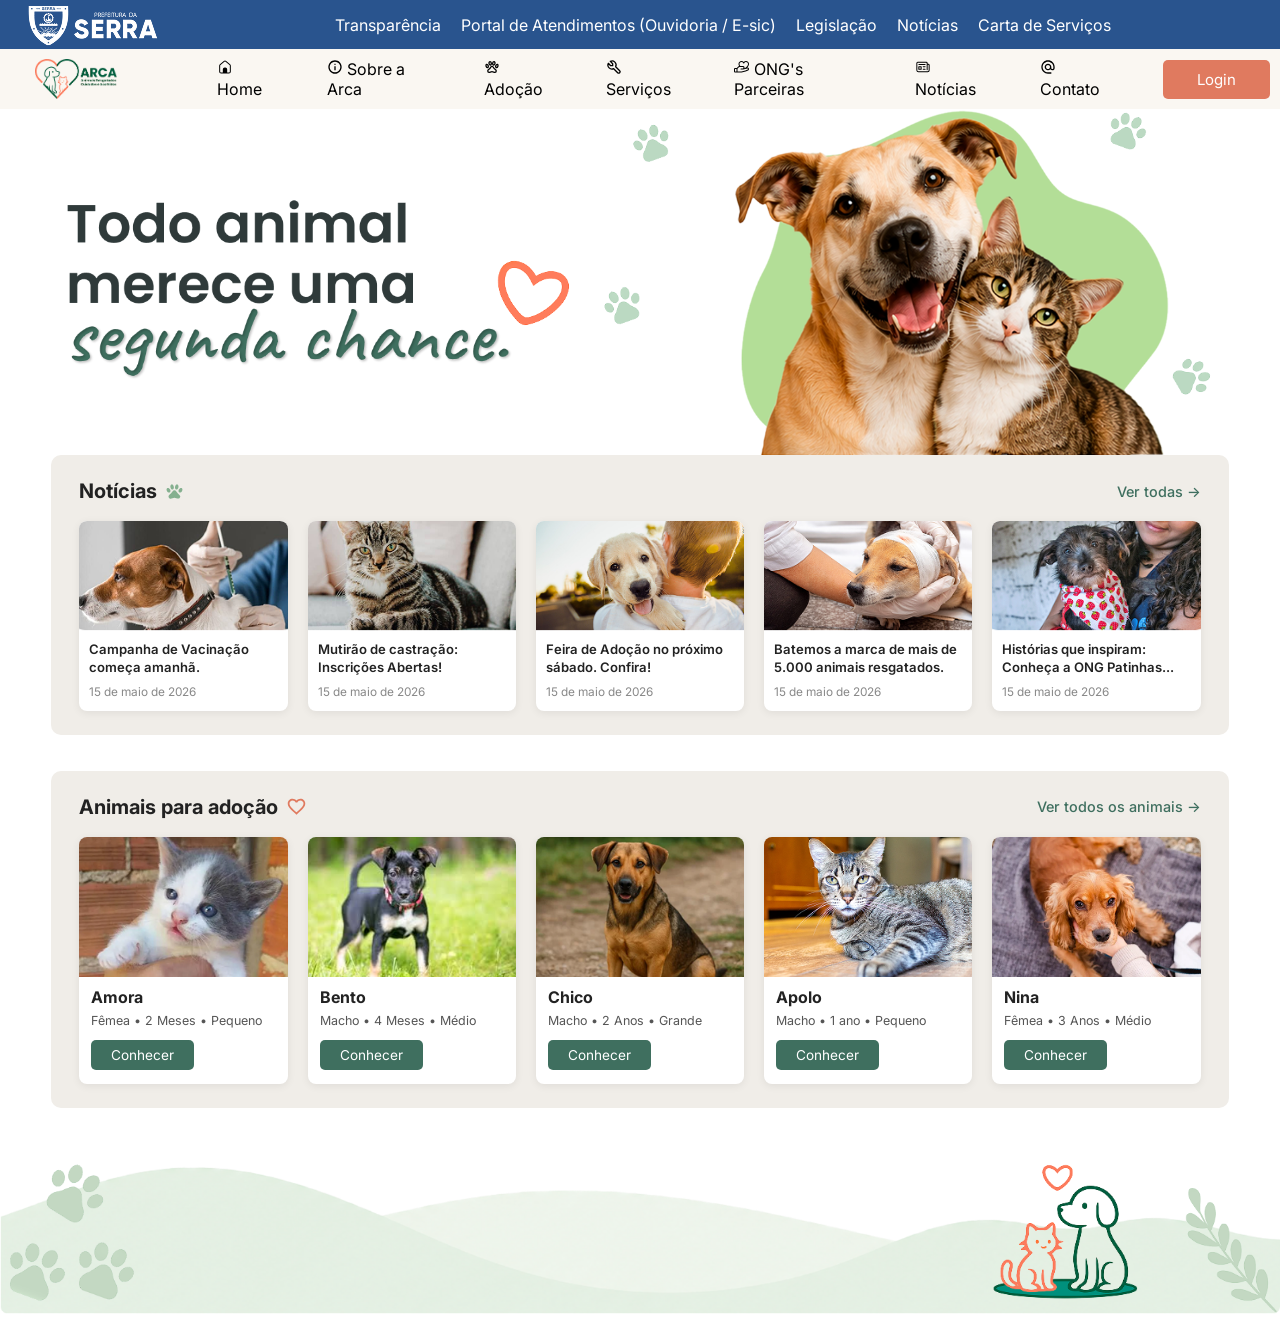
<file: index.html>
<!doctype html>
<html lang="pt-br">
  <head>
    <meta charset="UTF-8" />
    <meta name="viewport" content="width=device-width, initial-scale=1.0" />
    <link rel="stylesheet" href="./src/css/style.css" />
    <link rel="stylesheet" href="./src/css/icon.css" />
    <link rel="stylesheet" href="./src/css/home.css" />
    <link rel="stylesheet" href="./src/css/fonts.css" />
    <link rel="shortcut icon" href="./src/img/icone.png" type="image/x-icon" />
    <title>Projeto Arca</title>
  </head>

  <body>
    <header>
      <div class="gov">
        <img
          src="./src/img/brasao-serra.png"
          alt="Brasão da Prefeitura da Serra"
          id="head-img"
        />
        <ul class="nav-gov">
          <li>
            <a href="https://transparencia.serra.es.gov.br/" target="_blank"
              >Transparência</a
            >
          </li>
          <li>
            <a
              href="https://portalatendimentos.serra.es.gov.br/#/"
              target="_blank"
            >
              Portal de Atendimentos (Ouvidoria / E-sic)
            </a>
          </li>
          <li>
            <a
              href="https://prefeiturasempapel.serra.es.gov.br/legislacao/"
              target="_blank"
            >
              Legislação
            </a>
          </li>
          <li><a href="" target="_blank">Notícias</a></li>
          <li>
            <a
              href="https://transparencia.serra.es.gov.br/CartaServico.Lista.aspx"
              target="_blank"
            >
              Carta de Serviços
            </a>
          </li>
        </ul>
      </div>

      <nav>
        <img
          src="./src/img/logo-pequena.png"
          alt="Logo do Projeto Arca"
          id="nav-img"
        />
        <ul class="nav-list">
          <li>
            <a href="./index.html"
              ><span class="mynaui--home-solid"></span> Home</a
            >
          </li>
          <li>
            <a href=""
              ><span class="material-symbols--info-outline"></span> Sobre a
              Arca</a
            >
          </li>
          <li>
            <a href=""><span class="tabler--paw"></span> Adoção</a>
          </li>
          <li>
            <a href=""><span class="tabler--tool"></span> Serviços</a>
          </li>
          <li>
            <a href=""><span class="ph--hand-heart"></span> ONG's Parceiras</a>
          </li>
          <li>
            <a href=""
              ><span class="fluent--news-24-regular"></span> Notícias</a
            >
          </li>
          <li>
            <a href=""><span class="mdi--at"></span> Contato</a>
          </li>
          <li>
            <a href="./src/html/login.html" id="login-link">
              <button id="login">Login</button>
            </a>
          </li>
        </ul>
      </nav>
    </header>

    <main class="home">
      <section class="hero">
        <img
          src="./src/img/banner.png"
          alt="Todo animal merece uma segunda chance"
          id="banner"
        />
      </section>

      <section class="news">
        <div class="section-header">
          <h2>Notícias <span class="mdi--paw"></span></h2>
          <a href="" class="ver-todas">Ver todas &rarr;</a>
        </div>

        <div class="box-news">
          <div class="card-news">
            <img src="./src/img/news/news1.png" alt="Notícia 1" />
            <div class="card-news-body">
              <p class="card-news-title">
                Campanha de Vacinação começa amanhã.
              </p>
              <span class="card-news-date">15 de maio de 2026</span>
            </div>
          </div>
          <div class="card-news">
            <img src="./src/img/news/news2.png" alt="Notícia 2" />
            <div class="card-news-body">
              <p class="card-news-title">
                Mutirão de castração: Inscrições Abertas!
              </p>
              <span class="card-news-date">15 de maio de 2026</span>
            </div>
          </div>
          <div class="card-news">
            <img src="./src/img/news/news3.png" alt="Notícia 3" />
            <div class="card-news-body">
              <p class="card-news-title">
                Feira de Adoção no próximo sábado. Confira!
              </p>
              <span class="card-news-date">15 de maio de 2026</span>
            </div>
          </div>
          <div class="card-news">
            <img src="./src/img/news/news4.png" alt="Notícia 4" />
            <div class="card-news-body">
              <p class="card-news-title">
                Batemos a marca de mais de 5.000 animais resgatados.
              </p>
              <span class="card-news-date">15 de maio de 2026</span>
            </div>
          </div>
          <div class="card-news">
            <img src="./src/img/news/news5.png" alt="Notícia 5" />
            <div class="card-news-body">
              <p class="card-news-title">
                Histórias que inspiram: Conheça a ONG Patinhas...
              </p>
              <span class="card-news-date">15 de maio de 2026</span>
            </div>
          </div>
        </div>
      </section>

      <section class="animals">
        <div class="section-header">
          <h2>Animais para adoção <span class="mdi--heart-outline"></span></h2>
          <a href="" class="ver-todas">Ver todos os animais &rarr;</a>
        </div>

        <div class="box-animals">
          <div class="card-animal">
            <img src="./src/img/animais_doa/animal1.png" alt="Amora" />
            <div class="card-animal-body">
              <h3>Amora</h3>
              <p class="animal-info">Fêmea &bull; 2 Meses &bull; Pequeno</p>
              <button class="btn-conhecer">Conhecer</button>
            </div>
          </div>
          <div class="card-animal">
            <img src="./src/img/animais_doa/animal2.png" alt="Bento" />
            <div class="card-animal-body">
              <h3>Bento</h3>
              <p class="animal-info">Macho &bull; 4 Meses &bull; Médio</p>
              <button class="btn-conhecer">Conhecer</button>
            </div>
          </div>
          <div class="card-animal">
            <img src="./src/img/animais_doa/animal3.png" alt="Chico" />
            <div class="card-animal-body">
              <h3>Chico</h3>
              <p class="animal-info">Macho &bull; 2 Anos &bull; Grande</p>
              <button class="btn-conhecer">Conhecer</button>
            </div>
          </div>
          <div class="card-animal">
            <img src="./src/img/animais_doa/animal4.png" alt="Apolo" />
            <div class="card-animal-body">
              <h3>Apolo</h3>
              <p class="animal-info">Macho &bull; 1 ano &bull; Pequeno</p>
              <button class="btn-conhecer">Conhecer</button>
            </div>
          </div>
          <div class="card-animal">
            <img src="./src/img/animais_doa/animal5.png" alt="Nina" />
            <div class="card-animal-body">
              <h3>Nina</h3>
              <p class="animal-info">Fêmea &bull; 3 Anos &bull; Médio</p>
              <button class="btn-conhecer">Conhecer</button>
            </div>
          </div>
        </div>
      </section>

      <footer>
        <img src="./src/img/rodape.png" alt="Rodapé do site" id="foot-img" />
      </footer>
    </main>
  </body>
</html>
</file>
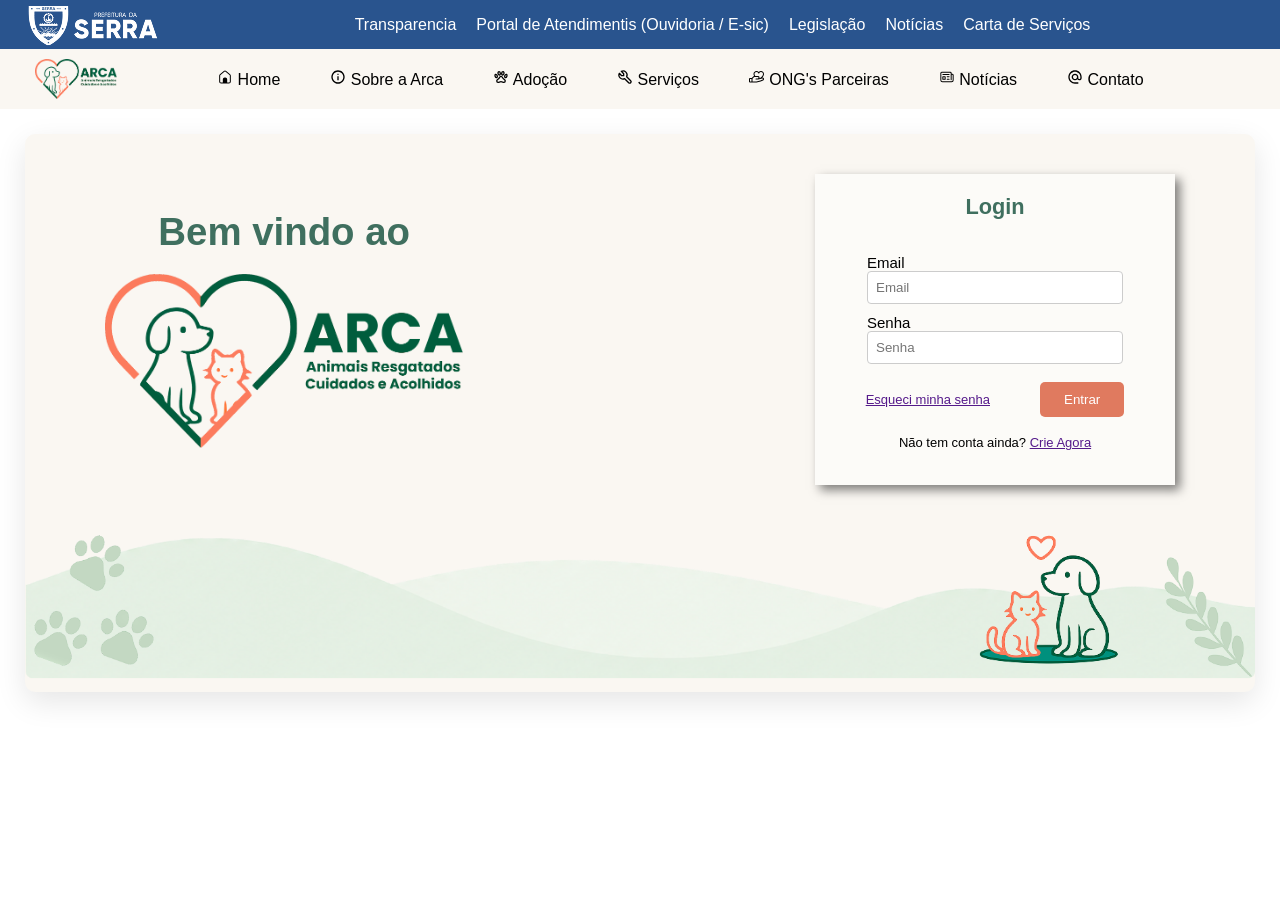
<file: login.html>
<!doctype html>
<html lang="pt-br">
  <head>
    <meta charset="UTF-8" />
    <meta name="viewport" content="width=device-width, initial-scale=1.0" />
    <link rel="stylesheet" href="./src/css/style.css" />
    <link rel="stylesheet" href="./src/css/icon.css" />
    <link rel="shortcut icon" href="./src/img/icone.png" type="image/x-icon" />
    <title>Projeto Arca</title>
  </head>
  <body>
    <header>
      <div class="gov">
        <img
          src="./src/img/brasao-serra.png"
          alt="Brasão da Prefeitura da Serra"
          id="head-img"
        />

        <ul class="nav-gov">
          <li><a href="">Transparencia</a></li>
          <li><a href="">Portal de Atendimentis (Ouvidoria / E-sic)</a></li>
          <li><a href="">Legislação</a></li>
          <li><a href="">Notícias</a></li>
          <li><a href="">Carta de Serviços</a></li>
        </ul>
      </div>

      <nav>
        <img
          src="./src/img/logo-pequena.png"
          alt="Logo do Projeto Arca"
          id="nav-img"
        />

        <ul class="nav-list">
          <li>
            <a href="./index.html"
              ><span class="mynaui--home-solid"></span> Home</a
            >
          </li>

          <li>
            <a href=""
              ><span class="material-symbols--info-outline"></span> Sobre a Arca
            </a>
          </li>

          <li>
            <a href=""><span class="tabler--paw"></span> Adoção</a>
          </li>

          <li>
            <a href=""><span class="tabler--tool"></span> Serviços</a>
          </li>

          <li>
            <a href=""><span class="ph--hand-heart"></span> ONG's Parceiras</a>
          </li>

          <li>
            <a href=""
              ><span class="fluent--news-24-regular"></span> Notícias</a
            >
          </li>

          <li>
            <a href=""><span class="mdi--at"></span> Contato</a>
          </li>
        </ul>
      </nav>
    </header>

    <main class="container">
      <section class="login">
        <div class="center">
          <div class="welcome">
            <h1>Bem vindo ao</h1>
            <img
              src="./src/img/logo.png"
              alt="Imagem grande da logo do projeto"
              id="welcome-img"
            />
          </div>

          <div class="form">
            <h2>Login</h2>

            <form action="">
              <div class="email">
                <label for="email-cpf">Email</label>
                <input type="text" placeholder="Email" />
              </div>

              <div class="password">
                <label for="password">Senha</label>
                <input type="password" placeholder="Senha" />
              </div>

              <div class="form-actions">
                <a href="">Esqueci minha senha</a>
                <button type="submit">Entrar</button>
              </div>

              <p>Não tem conta ainda? <a href="">Crie Agora</a></p>
            </form>
          </div>
        </div>

        <div class="footer">
          <img src="./src/img/rodape.png" alt="Rodapé do site" id="foot-img" />
        </div>
      </section>
    </main>
  </body>
</html>
</file>
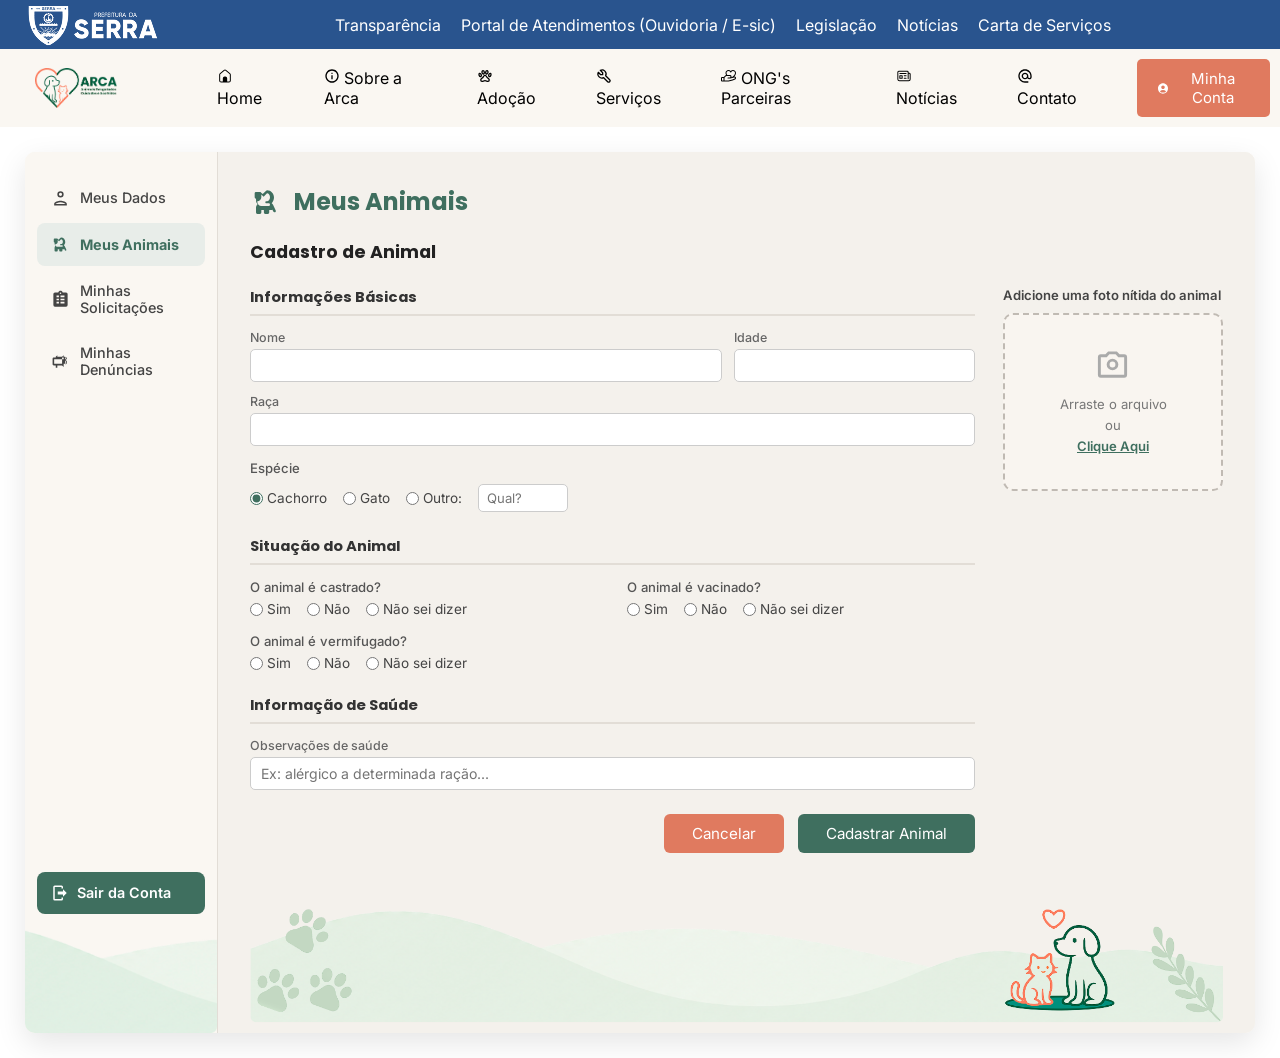
<file: src/html/animais-cadastrados.html>
<!doctype html>
<html lang="pt-br">
  <head>
    <meta charset="UTF-8" />
    <meta name="viewport" content="width=device-width, initial-scale=1.0" />
    <link rel="stylesheet" href="../css/style.css" />
    <link rel="stylesheet" href="../css/icon.css" />
    <link rel="stylesheet" href="../css/fonts.css" />
    <link rel="stylesheet" href="../css/meus-dados.css" />
    <link rel="stylesheet" href="../css/animais-cadastrados.css" />
    <link rel="shortcut icon" href="../img/icone.png" type="image/x-icon" />
    <title>Projeto Arca — Meus Animais</title>
  </head>
  <body>
    <header>
      <div class="gov">
        <img
          src="../img/brasao-serra.png"
          alt="Brasão da Prefeitura da Serra"
          id="head-img"
        />
        <ul class="nav-gov">
          <li>
            <a href="https://transparencia.serra.es.gov.br/" target="_blank"
              >Transparência</a
            >
          </li>
          <li>
            <a
              href="https://portalatendimentos.serra.es.gov.br/#/"
              target="_blank"
            >
              Portal de Atendimentos (Ouvidoria / E-sic)
            </a>
          </li>
          <li>
            <a
              href="https://prefeiturasempapel.serra.es.gov.br/legislacao/"
              target="_blank"
            >
              Legislação
            </a>
          </li>
          <li><a href="" target="_blank">Notícias</a></li>
          <li>
            <a
              href="https://transparencia.serra.es.gov.br/CartaServico.Lista.aspx"
              target="_blank"
            >
              Carta de Serviços
            </a>
          </li>
        </ul>
      </div>

      <nav>
        <img
          src="../img/logo-pequena.png"
          alt="Logo do Projeto Arca"
          id="nav-img"
        />
        <ul class="nav-list">
          <li>
            <a href="../../index.html"
              ><span class="mynaui--home-solid"></span> Home</a
            >
          </li>
          <li>
            <a href=""
              ><span class="material-symbols--info-outline"></span> Sobre a
              Arca</a
            >
          </li>
          <li>
            <a href=""><span class="tabler--paw"></span> Adoção</a>
          </li>
          <li>
            <a href=""><span class="tabler--tool"></span> Serviços</a>
          </li>
          <li>
            <a href=""><span class="ph--hand-heart"></span> ONG's Parceiras</a>
          </li>
          <li>
            <a href=""
              ><span class="fluent--news-24-regular"></span> Notícias</a
            >
          </li>
          <li>
            <a href=""><span class="mdi--at"></span> Contato</a>
          </li>
          <li>
            <a href="" id="minha-conta-link">
              <button id="minha-conta">
                <span class="mdi--account-circle-outline"></span> Minha Conta
              </button>
            </a>
          </li>
        </ul>
      </nav>
    </header>

    <main class="container">
      <section class="meus-dados-section">
        <div class="meus-dados-layout">
          <aside class="sidebar-menu">
            <ul class="sidebar-list">
              <li class="sidebar-item">
                <a href="./meus-dados.html">
                  <span class="mdi--account-outline"></span>
                  Meus Dados
                </a>
              </li>
              <li class="sidebar-item active">
                <a href="./animais-cadastrados.html">
                  <span class="mdi--dog"></span>
                  Meus Animais
                </a>
              </li>
              <li class="sidebar-item">
                <a href="">
                  <span class="mdi--clipboard-list-outline"></span>
                  Minhas Solicitações
                </a>
              </li>
              <li class="sidebar-item">
                <a href="">
                  <span class="mdi--bullhorn-outline"></span>
                  Minhas Denúncias
                </a>
              </li>
            </ul>

            <div class="sidebar-footer">
              <a href="../../index.html" id="link-btn">
                <button class="btn-sair">
                  <span class="mdi--logout"></span>
                  Sair da Conta
                </button>
              </a>
            </div>

            <div class="sidebar-rodape">
              <img src="../img/rodape-menu.png" alt="Rodapé do menu" />
            </div>
          </aside>

          <div class="meus-dados-card animais-card">
            <div class="meus-dados-header">
              <div class="meus-dados-titulo">
                <span class="mdi--dog titulo-icon"></span>
                <h1>Meus Animais</h1>
              </div>
            </div>

            <h2 class="secao-titulo">Cadastro de Animal</h2>

            <div class="animal-form-grid">
              <div class="animal-form-left">
                <div class="form-bloco">
                  <h3 class="form-bloco-titulo">Informações Básicas</h3>

                  <div class="campos-row">
                    <div class="campo campo-nome">
                      <label>Nome</label>
                      <input type="text" />
                    </div>
                    <div class="campo campo-idade">
                      <label>Idade</label>
                      <input type="text" />
                    </div>
                    <div class="campo campo-raca">
                      <label>Raça</label>
                      <input type="text" />
                    </div>
                  </div>

                  <div class="campo-especie">
                    <label class="campo-label">Espécie</label>
                    <div class="radio-group">
                      <label class="radio-opcao">
                        <input
                          type="radio"
                          name="especie"
                          value="cachorro"
                          checked
                        />
                        Cachorro
                      </label>
                      <label class="radio-opcao">
                        <input type="radio" name="especie" value="gato" /> Gato
                      </label>
                      <label class="radio-opcao">
                        <input type="radio" name="especie" value="outro" />
                        Outro:
                      </label>
                      <input
                        type="text"
                        class="input-outro"
                        placeholder="Qual?"
                      />
                    </div>
                  </div>
                </div>

                <div class="form-bloco">
                  <h3 class="form-bloco-titulo">Situação do Animal</h3>

                  <div class="situacao-grid">
                    <div class="situacao-item">
                      <span class="campo-label">O animal é castrado?</span>
                      <div class="radio-group">
                        <label class="radio-opcao"
                          ><input type="radio" name="castrado" /> Sim</label
                        >
                        <label class="radio-opcao"
                          ><input type="radio" name="castrado" /> Não</label
                        >
                        <label class="radio-opcao"
                          ><input type="radio" name="castrado" /> Não sei
                          dizer</label
                        >
                      </div>
                    </div>
                    <div class="situacao-item">
                      <span class="campo-label">O animal é vacinado?</span>
                      <div class="radio-group">
                        <label class="radio-opcao"
                          ><input type="radio" name="vacinado" /> Sim</label
                        >
                        <label class="radio-opcao"
                          ><input type="radio" name="vacinado" /> Não</label
                        >
                        <label class="radio-opcao"
                          ><input type="radio" name="vacinado" /> Não sei
                          dizer</label
                        >
                      </div>
                    </div>
                    <div class="situacao-item">
                      <span class="campo-label">O animal é vermifugado?</span>
                      <div class="radio-group">
                        <label class="radio-opcao"
                          ><input type="radio" name="vermifugado" /> Sim</label
                        >
                        <label class="radio-opcao"
                          ><input type="radio" name="vermifugado" /> Não</label
                        >
                        <label class="radio-opcao"
                          ><input type="radio" name="vermifugado" /> Não sei
                          dizer</label
                        >
                      </div>
                    </div>
                  </div>
                </div>

                <div class="form-bloco">
                  <h3 class="form-bloco-titulo">Informação de Saúde</h3>
                  <div class="campo">
                    <label>Observações de saúde</label>
                    <input
                      type="text"
                      class="input-obs"
                      placeholder="Ex: alérgico a determinada ração..."
                    />
                  </div>
                </div>

                <div class="cadastro-acoes">
                  <button class="btn-cancelar" onclick="history.back()">
                    Cancelar
                  </button>
                  <button class="btn-enviar">Cadastrar Animal</button>
                </div>
              </div>

              <div class="animal-form-right">
                <p class="upload-titulo">Adicione uma foto nítida do animal</p>
                <div class="upload-box">
                  <span class="mdi--camera-outline upload-icon"></span>
                  <p>
                    Arraste o arquivo<br />ou<br /><span class="upload-link"
                      >Clique Aqui</span
                    >
                  </p>
                </div>
              </div>
            </div>

            <footer class="footer">
              <img src="../img/rodape.png" alt="Rodapé do site" id="foot-img" />
            </footer>
          </div>
        </div>
      </section>
    </main>
  </body>
</html>
</file>
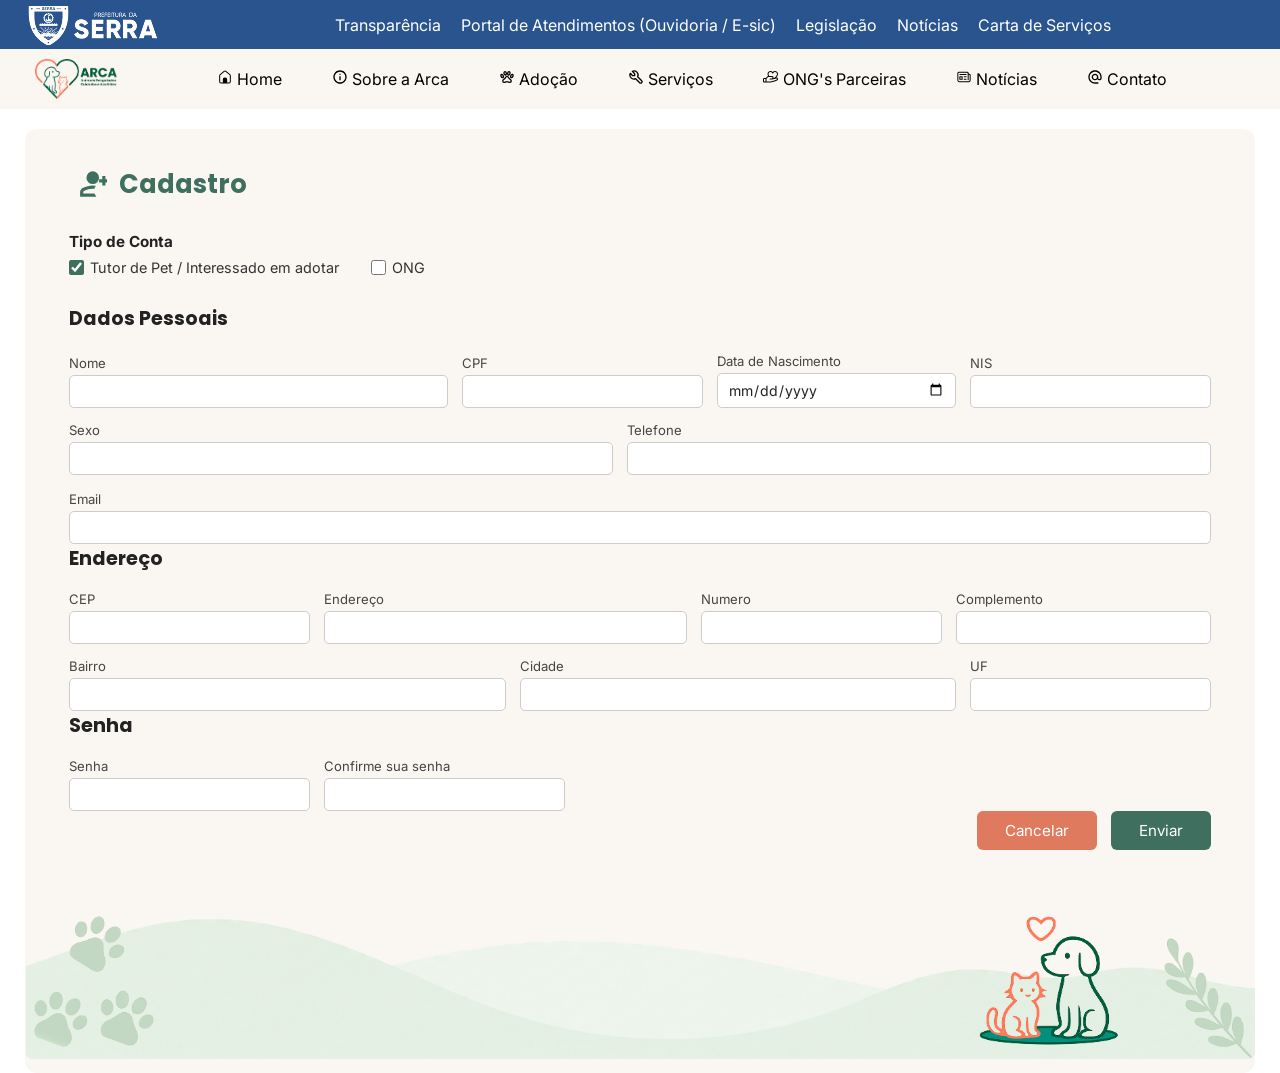
<file: src/html/cadastro.html>
<!doctype html>
<html lang="pt-br">
  <head>
    <meta charset="UTF-8" />
    <meta name="viewport" content="width=device-width, initial-scale=1.0" />
    <link rel="stylesheet" href="../css/style.css" />
    <link rel="stylesheet" href="../css/icon.css" />
    <link rel="stylesheet" href="../css/fonts.css" />
    <link rel="stylesheet" href="../css/cadastro.css" />

    <script src="../js/cadastro.js" defer></script>

    <link rel="shortcut icon" href="../img/icone.png" type="image/x-icon" />
    <title>Projeto Arca — Cadastro</title>
  </head>
  <body>
    <header>
      <div class="gov">
        <img
          src="../img/brasao-serra.png"
          alt="Brasão da Prefeitura da Serra"
          id="head-img"
        />
        <ul class="nav-gov">
          <li>
            <a href="https://transparencia.serra.es.gov.br/" target="_blank"
              >Transparência</a
            >
          </li>
          <li>
            <a
              href="https://portalatendimentos.serra.es.gov.br/#/"
              target="_blank"
            >
              Portal de Atendimentos (Ouvidoria / E-sic)
            </a>
          </li>
          <li>
            <a
              href="https://prefeiturasempapel.serra.es.gov.br/legislacao/"
              target="_blank"
            >
              Legislação
            </a>
          </li>
          <li><a href="" target="_blank">Notícias</a></li>
          <li>
            <a
              href="https://transparencia.serra.es.gov.br/CartaServico.Lista.aspx"
              target="_blank"
            >
              Carta de Serviços
            </a>
          </li>
        </ul>
      </div>

      <nav>
        <img
          src="../img/logo-pequena.png"
          alt="Logo do Projeto Arca"
          id="nav-img"
        />
        <ul class="nav-list">
          <li>
            <a href="../../index.html"
              ><span class="mynaui--home-solid"></span> Home</a
            >
          </li>
          <li>
            <a href=""
              ><span class="material-symbols--info-outline"></span> Sobre a
              Arca</a
            >
          </li>
          <li>
            <a href=""><span class="tabler--paw"></span> Adoção</a>
          </li>
          <li>
            <a href=""><span class="tabler--tool"></span> Serviços</a>
          </li>
          <li>
            <a href=""><span class="ph--hand-heart"></span> ONG's Parceiras</a>
          </li>
          <li>
            <a href=""
              ><span class="fluent--news-24-regular"></span> Notícias</a
            >
          </li>
          <li>
            <a href=""><span class="mdi--at"></span> Contato</a>
          </li>
        </ul>
      </nav>
    </header>

    <main class="container">
      <section class="cadastro-section">
        <div class="cadastro-card">
          <div class="cadastro-titulo">
            <span class="material-symbols--person-add"></span>
            <h1>Cadastro</h1>
          </div>

          <div class="tipo-conta">
            <p class="tipo-conta-label">Tipo de Conta</p>

            <div class="tipo-conta-opcoes">
              <label class="tipo-opcao">
                <input type="checkbox" id="check-tutor" checked /> Tutor de Pet
                / Interessado em adotar
              </label>

              <label class="tipo-opcao">
                <input type="checkbox" id="check-ong" /> ONG
              </label>
            </div>
          </div>

          <div id="secao-tutor" class="hidden">
            <div class="dados-foto-row">
              <div class="dados-col">
                <h2 class="secao-titulo">Dados Pessoais</h2>

                <div class="campos-row">
                  <div class="campo campo-nome">
                    <label>Nome</label>
                    <input type="text" />
                  </div>

                  <div class="campo campo-cpf">
                    <label>CPF</label>
                    <input type="text" />
                  </div>

                  <div class="campo campo-nasc">
                    <label>Data de Nascimento</label>
                    <input type="date" />
                  </div>

                  <div class="campo campo-nis">
                    <label>NIS</label>
                    <input type="text" />
                  </div>

                  <div class="campo campo-sexo">
                    <label>Sexo</label>
                    <input type="text" />
                  </div>

                  <div class="campo campo-tel">
                    <label>Telefone</label>
                    <input type="text" />
                  </div>
                </div>

                <div class="campos-row">
                  <div class="campo campo-email">
                    <label>Email</label>
                    <input type="email" />
                  </div>
                </div>
              </div>
            </div>

            <div class="secao-bloco">
              <h2 class="secao-titulo">Endereço</h2>

              <div class="campos-row">
                <div class="campo campo-cep">
                  <label>CEP</label>
                  <input type="text" />
                </div>

                <div class="campo campo-endereco">
                  <label>Endereço</label>
                  <input type="text" />
                </div>

                <div class="campo campo-numero">
                  <label>Numero</label>
                  <input type="text" />
                </div>

                <div class="campo campo-complemento">
                  <label>Complemento</label>
                  <input type="text" />
                </div>
              </div>

              <div class="campos-row">
                <div class="campo campo-bairro">
                  <label>Bairro</label>
                  <input type="text" />
                </div>

                <div class="campo campo-cidade">
                  <label>Cidade</label>
                  <input type="text" />
                </div>

                <div class="campo campo-uf">
                  <label>UF</label>
                  <input type="text" />
                </div>
              </div>
            </div>

            <div class="secao-bloco">
              <h2 class="secao-titulo">Senha</h2>

              <div class="campos-row">
                <div class="campo campo-senha">
                  <label>Senha</label>
                  <input type="password" />
                </div>

                <div class="campo campo-senha">
                  <label>Confirme sua senha</label>
                  <input type="password" />
                </div>
              </div>
            </div>

            <div class="cadastro-acoes">
              <button class="btn-cancelar" onclick="history.back()">
                Cancelar
              </button>

              <button class="btn-enviar">Enviar</button>
            </div>
          </div>

          <div id="secao-ong" class="hidden">
            <div class="dados-foto-row">
              <div class="dados-col">
                <h2 class="secao-titulo">Dados da ONG</h2>

                <div class="campos-row">
                  <div class="campo campo-nome">
                    <label>Razão Social</label>
                    <input type="text" />
                  </div>

                  <div class="campo campo-cpf">
                    <label>CNPJ</label>
                    <input type="text" />
                  </div>

                  <div class="campo campo-nasc">
                    <label>Data de Fundação</label>
                    <input type="date" />
                  </div>

                  <div class="campo campo-fantasia">
                    <label>Nome Fantasia</label>
                    <input type="text" />
                  </div>
                </div>

                <div class="campos-row">
                  <div class="campo campo-email">
                    <label>Email</label>
                    <input type="email" />
                  </div>

                  <div class="campo campo-tel">
                    <label>Telefone</label>
                    <input type="text" />
                  </div>
                </div>
              </div>
            </div>

            <div class="secao-bloco">
              <h2 class="secao-titulo">Endereço</h2>

              <div class="campos-row">
                <div class="campo campo-cep">
                  <label>CEP</label>
                  <input type="text" />
                </div>

                <div class="campo campo-endereco">
                  <label>Endereço</label>
                  <input type="text" />
                </div>

                <div class="campo campo-numero">
                  <label>Numero</label>
                  <input type="text" />
                </div>

                <div class="campo campo-complemento">
                  <label>Complemento</label>
                  <input type="text" />
                </div>
              </div>

              <div class="campos-row">
                <div class="campo campo-bairro">
                  <label>Bairro</label>
                  <input type="text" />
                </div>

                <div class="campo campo-cidade">
                  <label>Cidade</label>
                  <input type="text" />
                </div>

                <div class="campo campo-uf">
                  <label>UF</label>
                  <input type="text" />
                </div>
              </div>
            </div>

            <div class="secao-bloco">
              <h2 class="secao-titulo">Dados do Responsável</h2>

              <div class="campos-row">
                <div class="campo campo-nome">
                  <label>Nome</label>
                  <input type="text" />
                </div>

                <div class="campo campo-cpf">
                  <label>CPF</label>
                  <input type="text" />
                </div>

                <div class="campo campo-sexo">
                  <label>Sexo</label>
                  <input type="text" />
                </div>

                <div class="campo campo-tel">
                  <label>Telefone</label>
                  <input type="text" />
                </div>
              </div>
            </div>

            <div class="secao-bloco">
              <h2 class="secao-titulo">História</h2>

              <div class="campo">
                <label>Conte um pouco sobre vocês:</label>
                <textarea class="campo-historia"></textarea>
              </div>
            </div>

            <div class="secao-bloco">
              <h2 class="secao-titulo">Senha</h2>

              <div class="campos-row">
                <div class="campo campo-senha">
                  <label>Senha</label>
                  <input type="password" />
                </div>

                <div class="campo campo-senha">
                  <label>Confirme sua senha</label>
                  <input type="password" />
                </div>
              </div>
            </div>

            <div class="cadastro-acoes">
              <button class="btn-cancelar" onclick="history.back()">
                Cancelar
              </button>

              <button class="btn-enviar">Enviar</button>
            </div>
          </div>
        </div>

        <footer class="footer">
          <img src="../img/rodape.png" alt="Rodapé do site" id="foot-img" />
        </footer>
      </section>
    </main>
  </body>
</html>
</file>
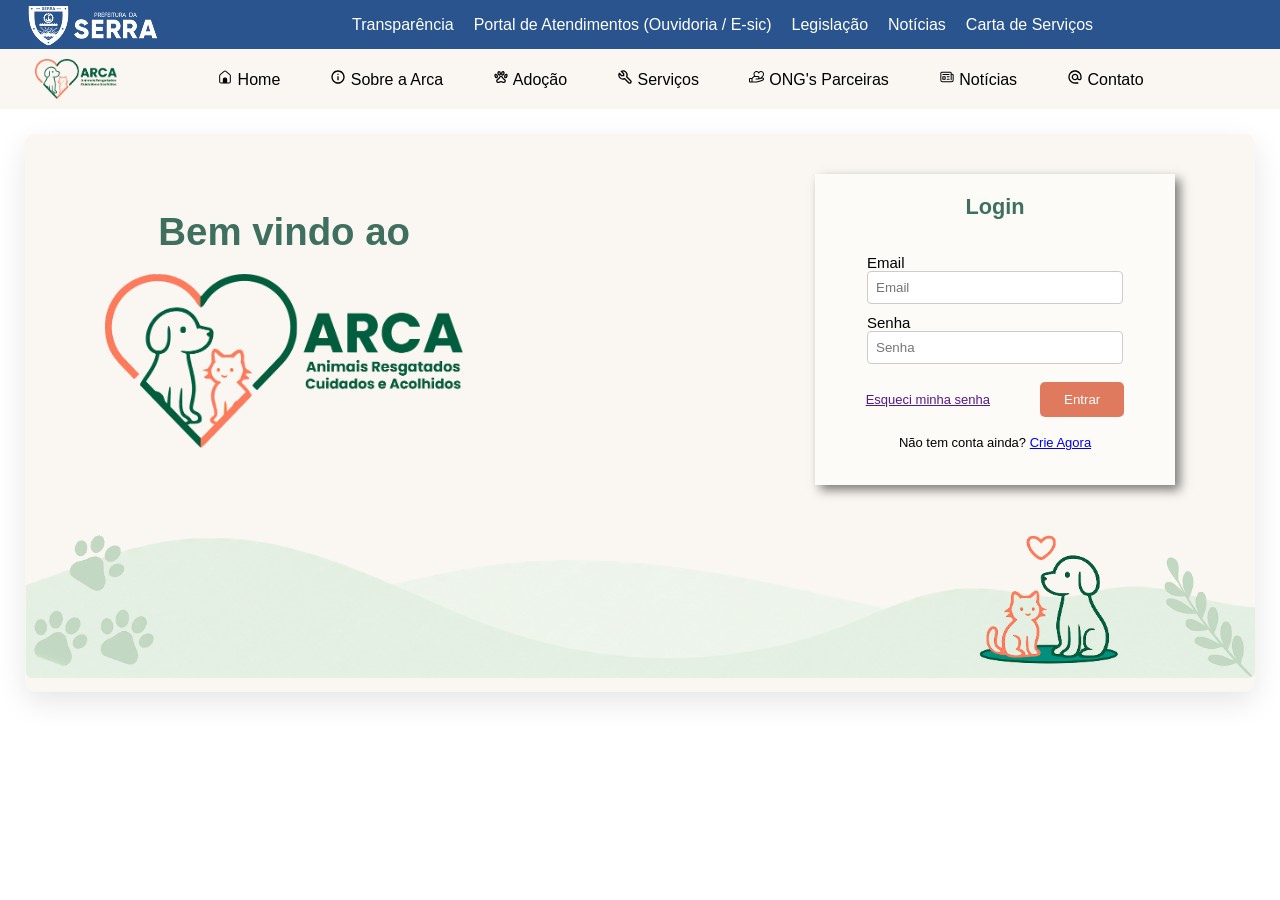
<file: src/html/login.html>
<!doctype html>
<html lang="pt-br">
  <head>
    <meta charset="UTF-8" />
    <meta name="viewport" content="width=device-width, initial-scale=1.0" />
    <link rel="stylesheet" href="../css/style.css" />
    <link rel="stylesheet" href="../css/icon.css" />

    <script type="module" src="../js/login.js" defer></script>

    <link rel="shortcut icon" href="../img/icone.png" type="image/x-icon" />
    <title>Projeto Arca</title>
  </head>
  <body>
    <header>
      <div class="gov">
        <img
          src="../img/brasao-serra.png"
          alt="Brasão da Prefeitura da Serra"
          id="head-img"
        />

        <ul class="nav-gov">
          <li>
            <a href="https://transparencia.serra.es.gov.br/" target="_blank"
              >Transparência</a
            >
          </li>
          <li>
            <a
              href="https://portalatendimentos.serra.es.gov.br/#/"
              target="_blank"
            >
              Portal de Atendimentos (Ouvidoria / E-sic)
            </a>
          </li>
          <li>
            <a
              href="https://prefeiturasempapel.serra.es.gov.br/legislacao/"
              target="_blank"
            >
              Legislação
            </a>
          </li>
          <li><a href="" target="_blank">Notícias</a></li>
          <li>
            <a
              href="https://transparencia.serra.es.gov.br/CartaServico.Lista.aspx"
              target="_blank"
            >
              Carta de Serviços
            </a>
          </li>
        </ul>
      </div>

      <nav>
        <img
          src="../img/logo-pequena.png"
          alt="Logo do Projeto Arca"
          id="nav-img"
        />

        <ul class="nav-list">
          <li>
            <a href="../../index.html"
              ><span class="mynaui--home-solid"></span> Home</a
            >
          </li>

          <li>
            <a href=""
              ><span class="material-symbols--info-outline"></span> Sobre a Arca
            </a>
          </li>

          <li>
            <a href=""><span class="tabler--paw"></span> Adoção</a>
          </li>

          <li>
            <a href=""><span class="tabler--tool"></span> Serviços</a>
          </li>

          <li>
            <a href=""><span class="ph--hand-heart"></span> ONG's Parceiras</a>
          </li>

          <li>
            <a href=""
              ><span class="fluent--news-24-regular"></span> Notícias</a
            >
          </li>

          <li>
            <a href=""><span class="mdi--at"></span> Contato</a>
          </li>
        </ul>
      </nav>
    </header>

    <main class="container">
      <section class="login">
        <div class="center">
          <div class="welcome">
            <h1>Bem vindo ao</h1>
            <img
              src="../img/logo.png"
              alt="Imagem grande da logo do projeto"
              id="welcome-img"
            />
          </div>

          <div class="form">
            <h2>Login</h2>

            <form action="">
              <div class="email">
                <label for="email-cpf">Email</label>
                <input type="text" placeholder="Email" id="email" />
              </div>

              <div class="password">
                <label for="password">Senha</label>
                <input type="password" placeholder="Senha" id="pass" />
              </div>

              <div class="form-actions">
                <a href="">Esqueci minha senha</a>
                <button type="button" id="entrar">Entrar</button>
              </div>

              <p>
                Não tem conta ainda? <a href="./cadastro.html">Crie Agora</a>
              </p>
            </form>
          </div>
        </div>

        <div class="footer">
          <img src="../img/rodape.png" alt="Rodapé do site" id="foot-img" />
        </div>
      </section>
    </main>
  </body>
</html>
</file>
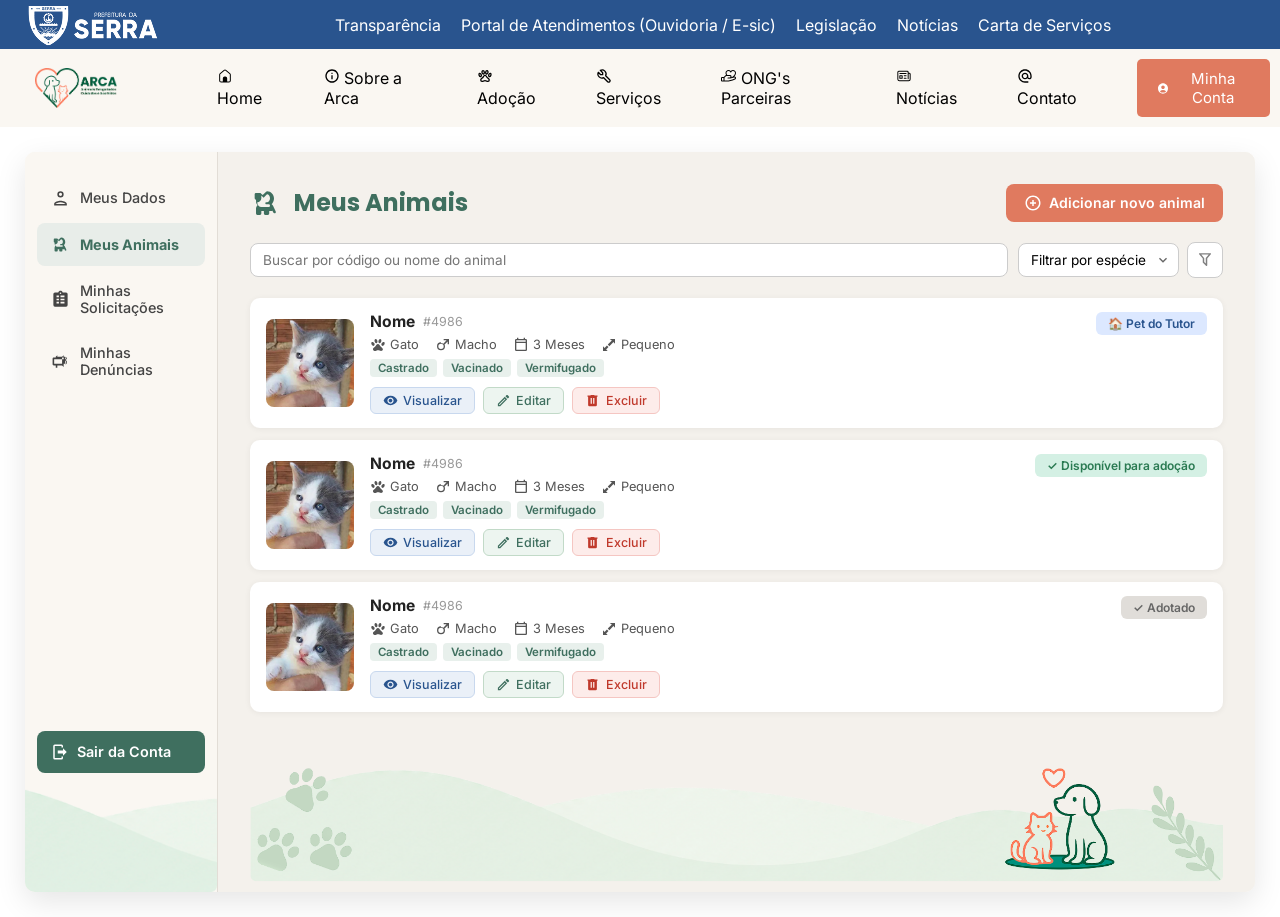
<file: src/html/meus-animais.html>
<!doctype html>
<html lang="pt-br">
  <head>
    <meta charset="UTF-8" />
    <meta name="viewport" content="width=device-width, initial-scale=1.0" />
    <link rel="stylesheet" href="../css/style.css" />
    <link rel="stylesheet" href="../css/icon.css" />
    <link rel="stylesheet" href="../css/fonts.css" />
    <link rel="stylesheet" href="../css/meus-dados.css" />
    <link rel="stylesheet" href="../css/meus-animais.css" />
    <link rel="shortcut icon" href="../img/icone.png" type="image/x-icon" />
    <title>Projeto Arca — Meus Animais</title>
  </head>
  <body>
    <header>
      <div class="gov">
        <img
          src="../img/brasao-serra.png"
          alt="Brasão da Prefeitura da Serra"
          id="head-img"
        />
        <ul class="nav-gov">
          <li>
            <a href="https://transparencia.serra.es.gov.br/" target="_blank"
              >Transparência</a
            >
          </li>
          <li>
            <a
              href="https://portalatendimentos.serra.es.gov.br/#/"
              target="_blank"
              >Portal de Atendimentos (Ouvidoria / E-sic)</a
            >
          </li>
          <li>
            <a
              href="https://prefeiturasempapel.serra.es.gov.br/legislacao/"
              target="_blank"
              >Legislação</a
            >
          </li>
          <li><a href="" target="_blank">Notícias</a></li>
          <li>
            <a
              href="https://transparencia.serra.es.gov.br/CartaServico.Lista.aspx"
              target="_blank"
              >Carta de Serviços</a
            >
          </li>
        </ul>
      </div>
      <nav>
        <img
          src="../img/logo-pequena.png"
          alt="Logo do Projeto Arca"
          id="nav-img"
        />
        <ul class="nav-list">
          <li>
            <a href="../../index.html"
              ><span class="mynaui--home-solid"></span> Home</a
            >
          </li>
          <li>
            <a href=""
              ><span class="material-symbols--info-outline"></span> Sobre a
              Arca</a
            >
          </li>
          <li>
            <a href=""><span class="tabler--paw"></span> Adoção</a>
          </li>
          <li>
            <a href=""><span class="tabler--tool"></span> Serviços</a>
          </li>
          <li>
            <a href=""><span class="ph--hand-heart"></span> ONG's Parceiras</a>
          </li>
          <li>
            <a href=""
              ><span class="fluent--news-24-regular"></span> Notícias</a
            >
          </li>
          <li>
            <a href=""><span class="mdi--at"></span> Contato</a>
          </li>
          <li>
            <a href="" id="minha-conta-link">
              <button id="minha-conta">
                <span class="mdi--account-circle-outline"></span> Minha Conta
              </button>
            </a>
          </li>
        </ul>
      </nav>
    </header>

    <main class="container">
      <section class="meus-dados-section">
        <div class="meus-dados-layout">
          <aside class="sidebar-menu">
            <ul class="sidebar-list">
              <li class="sidebar-item">
                <a href="./meus-dados.html">
                  <span class="mdi--account-outline"></span>
                  Meus Dados
                </a>
              </li>
              <li class="sidebar-item active">
                <a href="./meus-animais.html">
                  <span class="mdi--dog"></span>
                  Meus Animais
                </a>
              </li>
              <li class="sidebar-item">
                <a href="">
                  <span class="mdi--clipboard-list-outline"></span>
                  Minhas Solicitações
                </a>
              </li>
              <li class="sidebar-item">
                <a href="">
                  <span class="mdi--bullhorn-outline"></span>
                  Minhas Denúncias
                </a>
              </li>
            </ul>
            <div class="sidebar-footer">
              <a href="../../index.html" id="link-btn">
                <button class="btn-sair">
                  <span class="mdi--logout"></span>
                  Sair da Conta
                </button>
              </a>
            </div>
            <div class="sidebar-rodape">
              <img src="../img/rodape-menu.png" alt="Rodapé do menu" />
            </div>
          </aside>

          <div class="meus-dados-card animais-lista-card">
            <div class="animais-lista-header">
              <div class="meus-dados-titulo">
                <span class="mdi--dog titulo-icon"></span>
                <h1>Meus Animais</h1>
              </div>
              <a href="./animais-cadastrados.html" id="link-btn">
                <button class="btn-add-animal">
                  <span class="mdi--plus-circle-outline"></span>
                  Adicionar novo animal
                </button>
              </a>
            </div>

            <div class="search-bar">
              <input
                class="search-input"
                type="text"
                placeholder="Buscar por código ou nome do animal"
              />
              <div class="search-right">
                <div class="filter-select-wrap">
                  <select class="filter-select">
                    <option>Filtrar por espécie</option>
                    <option>Cachorro</option>
                    <option>Gato</option>
                    <option>Outro</option>
                  </select>
                  <span class="mdi--chevron-down select-arrow"></span>
                </div>
                <button class="btn-filtro">
                  <span class="mdi--funnel-outline"></span>
                </button>
              </div>
            </div>

            <div class="animal-list">
              <div class="animal-card">
                <img src="../img/meu-animal.png" alt="Animal 1" />
                <div class="animal-card-body">
                  <div class="animal-name">
                    Nome <span class="animal-code">#4986</span>
                  </div>
                  <div class="animal-meta">
                    <span><span class="mdi--paw-meta"></span> Gato</span>
                    <span><span class="mdi--gender-male"></span> Macho</span>
                    <span
                      ><span class="mdi--calendar-outline"></span> 3 Meses</span
                    >
                    <span><span class="mdi--resize"></span> Pequeno</span>
                  </div>
                  <div class="animal-tags">
                    <span class="tag">Castrado</span>
                    <span class="tag">Vacinado</span>
                    <span class="tag">Vermifugado</span>
                  </div>
                  <div class="animal-acoes">
                    <button class="btn-acao btn-visualizar">
                      <span class="mdi--eye-outline"></span> Visualizar
                    </button>
                    <button class="btn-acao btn-editar-card">
                      <span class="mdi--pencil-outline"></span> Editar
                    </button>
                    <button class="btn-acao btn-excluir">
                      <span class="mdi--trash-can-outline"></span> Excluir
                    </button>
                  </div>
                </div>
                <span class="status-badge status-tutor"
                  >&#127968; Pet do Tutor</span
                >
              </div>

              <div class="animal-card">
                <img src="../img/meu-animal.png" alt="Animal 2" />
                <div class="animal-card-body">
                  <div class="animal-name">
                    Nome <span class="animal-code">#4986</span>
                  </div>
                  <div class="animal-meta">
                    <span><span class="mdi--paw-meta"></span> Gato</span>
                    <span><span class="mdi--gender-male"></span> Macho</span>
                    <span
                      ><span class="mdi--calendar-outline"></span> 3 Meses</span
                    >
                    <span><span class="mdi--resize"></span> Pequeno</span>
                  </div>
                  <div class="animal-tags">
                    <span class="tag">Castrado</span>
                    <span class="tag">Vacinado</span>
                    <span class="tag">Vermifugado</span>
                  </div>
                  <div class="animal-acoes">
                    <button class="btn-acao btn-visualizar">
                      <span class="mdi--eye-outline"></span> Visualizar
                    </button>
                    <button class="btn-acao btn-editar-card">
                      <span class="mdi--pencil-outline"></span> Editar
                    </button>
                    <button class="btn-acao btn-excluir">
                      <span class="mdi--trash-can-outline"></span> Excluir
                    </button>
                  </div>
                </div>
                <span class="status-badge status-adocao"
                  >&#10003; Disponível para adoção</span
                >
              </div>

              <div class="animal-card">
                <img src="../img/meu-animal.png" alt="Animal 3" />
                <div class="animal-card-body">
                  <div class="animal-name">
                    Nome <span class="animal-code">#4986</span>
                  </div>
                  <div class="animal-meta">
                    <span><span class="mdi--paw-meta"></span> Gato</span>
                    <span><span class="mdi--gender-male"></span> Macho</span>
                    <span
                      ><span class="mdi--calendar-outline"></span> 3 Meses</span
                    >
                    <span><span class="mdi--resize"></span> Pequeno</span>
                  </div>
                  <div class="animal-tags">
                    <span class="tag">Castrado</span>
                    <span class="tag">Vacinado</span>
                    <span class="tag">Vermifugado</span>
                  </div>
                  <div class="animal-acoes">
                    <button class="btn-acao btn-visualizar">
                      <span class="mdi--eye-outline"></span> Visualizar
                    </button>
                    <button class="btn-acao btn-editar-card">
                      <span class="mdi--pencil-outline"></span> Editar
                    </button>
                    <button class="btn-acao btn-excluir">
                      <span class="mdi--trash-can-outline"></span> Excluir
                    </button>
                  </div>
                </div>
                <span class="status-badge status-adotado"
                  >&#10003; Adotado</span
                >
              </div>
            </div>

            <footer class="footer">
              <img src="../img/rodape.png" alt="Rodapé do site" id="foot-img" />
            </footer>
          </div>
        </div>
      </section>
    </main>
  </body>
</html>
</file>
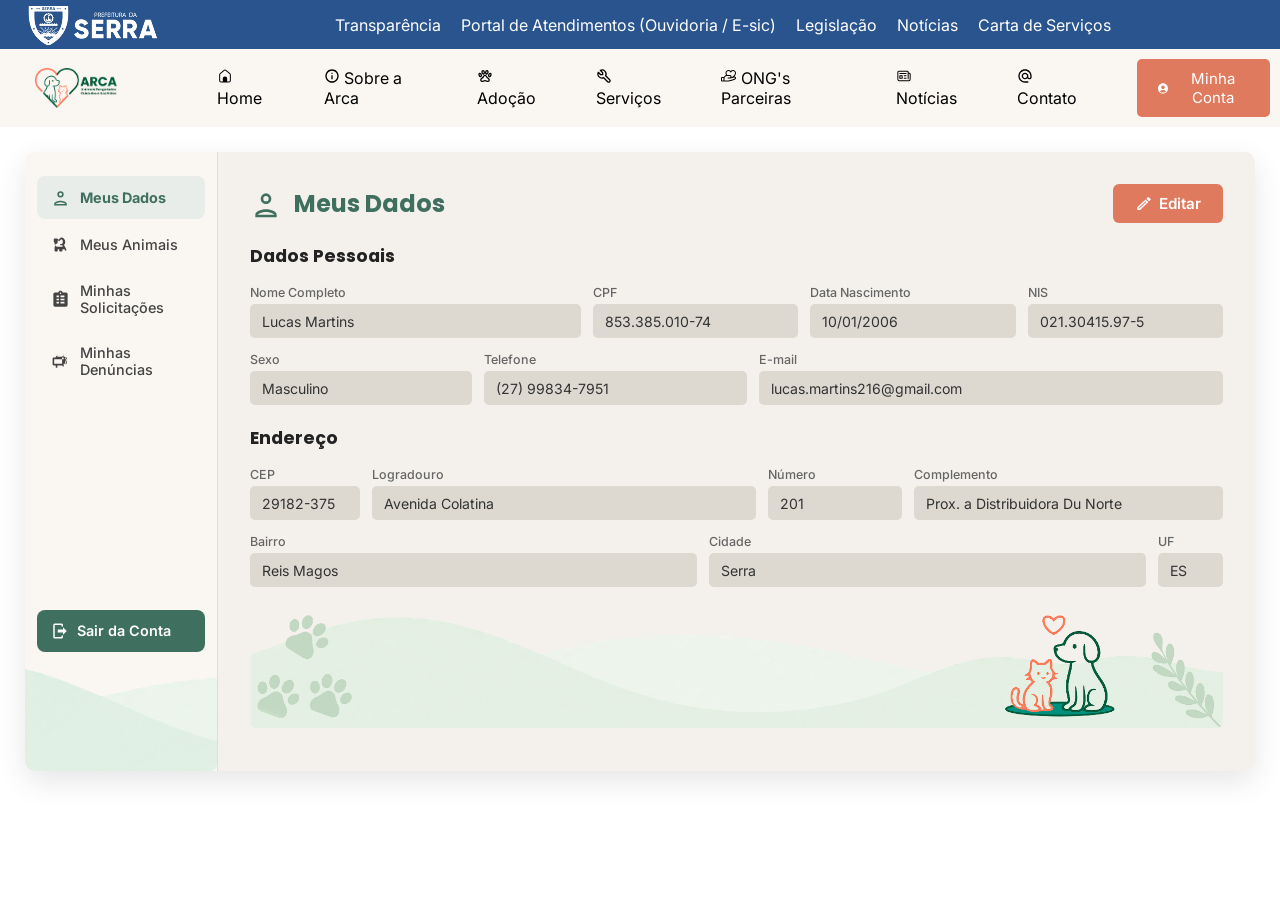
<file: src/html/meus-dados.html>
<!doctype html>
<html lang="pt-br">
  <head>
    <meta charset="UTF-8" />
    <meta name="viewport" content="width=device-width, initial-scale=1.0" />
    <link rel="stylesheet" href="../css/style.css" />
    <link rel="stylesheet" href="../css/icon.css" />
    <link rel="stylesheet" href="../css/fonts.css" />
    <link rel="stylesheet" href="../css/meus-dados.css" />
    <link rel="shortcut icon" href="../img/icone.png" type="image/x-icon" />
    <title>Projeto Arca — Meus Dados</title>
  </head>
  <body>
    <header>
      <div class="gov">
        <img
          src="../img/brasao-serra.png"
          alt="Brasão da Prefeitura da Serra"
          id="head-img"
        />
        <ul class="nav-gov">
          <li>
            <a href="https://transparencia.serra.es.gov.br/" target="_blank"
              >Transparência</a
            >
          </li>
          <li>
            <a
              href="https://portalatendimentos.serra.es.gov.br/#/"
              target="_blank"
            >
              Portal de Atendimentos (Ouvidoria / E-sic)
            </a>
          </li>
          <li>
            <a
              href="https://prefeiturasempapel.serra.es.gov.br/legislacao/"
              target="_blank"
            >
              Legislação
            </a>
          </li>
          <li><a href="" target="_blank">Notícias</a></li>
          <li>
            <a
              href="https://transparencia.serra.es.gov.br/CartaServico.Lista.aspx"
              target="_blank"
            >
              Carta de Serviços
            </a>
          </li>
        </ul>
      </div>

      <nav>
        <img
          src="../img/logo-pequena.png"
          alt="Logo do Projeto Arca"
          id="nav-img"
        />
        <ul class="nav-list">
          <li>
            <a href="../../index.html"
              ><span class="mynaui--home-solid"></span> Home</a
            >
          </li>
          <li>
            <a href=""
              ><span class="material-symbols--info-outline"></span> Sobre a
              Arca</a
            >
          </li>
          <li>
            <a href=""><span class="tabler--paw"></span> Adoção</a>
          </li>
          <li>
            <a href=""><span class="tabler--tool"></span> Serviços</a>
          </li>
          <li>
            <a href=""><span class="ph--hand-heart"></span> ONG's Parceiras</a>
          </li>
          <li>
            <a href=""
              ><span class="fluent--news-24-regular"></span> Notícias</a
            >
          </li>
          <li>
            <a href=""><span class="mdi--at"></span> Contato</a>
          </li>
          <li>
            <a href="" id="minha-conta-link">
              <button id="minha-conta">
                <span class="mdi--account-circle-outline"></span> Minha Conta
              </button>
            </a>
          </li>
        </ul>
      </nav>
    </header>

    <main class="container">
      <section class="meus-dados-section">
        <div class="meus-dados-layout">
          <aside class="sidebar-menu">
            <ul class="sidebar-list">
              <li class="sidebar-item active">
                <a href="./meus-dados.html">
                  <span class="mdi--account-outline"></span>
                  Meus Dados
                </a>
              </li>
              <li class="sidebar-item">
                <a href="./meus-animais.html">
                  <span class="mdi--dog"></span>
                  Meus Animais
                </a>
              </li>
              <li class="sidebar-item">
                <a href="">
                  <span class="mdi--clipboard-list-outline"></span>
                  Minhas Solicitações
                </a>
              </li>
              <li class="sidebar-item">
                <a href="">
                  <span class="mdi--bullhorn-outline"></span>
                  Minhas Denúncias
                </a>
              </li>
            </ul>

            <div class="sidebar-footer">
              <a href="../../index.html" id="link-btn">
                <button class="btn-sair">
                  <span class="mdi--logout"></span>
                  Sair da Conta
                </button>
              </a>
            </div>

            <div class="sidebar-rodape">
              <img src="../img/rodape-menu.png" alt="Rodapé do menu" />
            </div>
          </aside>

          <div class="meus-dados-card">
            <div class="meus-dados-header">
              <div class="meus-dados-titulo">
                <span class="mdi--account-outline titulo-icon"></span>
                <h1>Meus Dados</h1>
              </div>
              <button class="btn-editar">
                <span class="mdi--pencil-outline"></span> Editar
              </button>
            </div>

            <div class="dados-secao">
              <h2 class="secao-titulo">Dados Pessoais</h2>

              <div class="campos-row">
                <div class="campo campo-nome">
                  <label>Nome Completo</label>
                  <div class="campo-valor">Lucas Martins</div>
                </div>
                <div class="campo campo-cpf">
                  <label>CPF</label>
                  <div class="campo-valor">853.385.010-74</div>
                </div>
                <div class="campo campo-nasc">
                  <label>Data Nascimento</label>
                  <div class="campo-valor">10/01/2006</div>
                </div>
                <div class="campo campo-nis">
                  <label>NIS</label>
                  <div class="campo-valor">021.30415.97-5</div>
                </div>
              </div>

              <div class="campos-row">
                <div class="campo campo-sexo">
                  <label>Sexo</label>
                  <div class="campo-valor">Masculino</div>
                </div>
                <div class="campo campo-tel">
                  <label>Telefone</label>
                  <div class="campo-valor">(27) 99834-7951</div>
                </div>
                <div class="campo campo-email">
                  <label>E-mail</label>
                  <div class="campo-valor">lucas.martins216@gmail.com</div>
                </div>
              </div>
            </div>

            <div class="dados-secao">
              <h2 class="secao-titulo">Endereço</h2>

              <div class="campos-row">
                <div class="campo campo-cep">
                  <label>CEP</label>
                  <div class="campo-valor">29182-375</div>
                </div>
                <div class="campo campo-endereco">
                  <label>Logradouro</label>
                  <div class="campo-valor">Avenida Colatina</div>
                </div>
                <div class="campo campo-numero">
                  <label>Número</label>
                  <div class="campo-valor">201</div>
                </div>
                <div class="campo campo-complemento">
                  <label>Complemento</label>
                  <div class="campo-valor">Prox. a Distribuidora Du Norte</div>
                </div>
              </div>

              <div class="campos-row">
                <div class="campo campo-bairro">
                  <label>Bairro</label>
                  <div class="campo-valor">Reis Magos</div>
                </div>
                <div class="campo campo-cidade">
                  <label>Cidade</label>
                  <div class="campo-valor">Serra</div>
                </div>
                <div class="campo campo-uf">
                  <label>UF</label>
                  <div class="campo-valor">ES</div>
                </div>
              </div>
            </div>

            <footer class="footer">
              <img src="../img/rodape.png" alt="Rodapé do site" id="foot-img" />
            </footer>
          </div>
        </div>
      </section>
    </main>
  </body>
</html>
</file>
<file: src/css/style.css>
* {
  padding: 0;
  margin: 0;
  box-sizing: border-box;
}

.container {
  display: flex;
  justify-content: center;
  align-items: center;
  padding: 25px;
}

.gov {
  background-color: #29548e;
  display: flex;
  align-items: center;
  padding-left: 20px;
}

.nav-gov {
  list-style: none;
  display: flex;
  gap: 20px;
  font-family: "Inter", sans-serif;
  flex: 1;
  justify-content: center;
  color: white;
}

.nav-gov a {
  text-decoration: none;
  color: inherit;
  transition: 0.2s;
}

.nav-gov a:hover {
  color: rgb(193, 193, 193);
}

nav {
  background-color: #faf7f2;
  display: flex;
  flex-direction: row;
  padding: 10px;
  padding-left: 35px;
  gap: 100px;
  align-items: center;
}

#nav-img {
  width: 6.42vw;
}

.nav-list {
  list-style: none;
  display: flex;
  align-items: center;
  justify-content: center;
  gap: 50px;
  font-family: "Inter", sans-serif;
}

.nav-list a {
  text-decoration: none;
  color: inherit;
  transition: 0.2s;
}

.nav-list a:hover {
  color: rgb(91, 91, 91);
}

.login {
  background-color: #faf7f2;
  border-radius: 10px;
  width: 100%;
  height: 100%;
  display: flex;
  flex-direction: column;
  box-shadow: 0 10px 30px rgba(0, 0, 0, 0.1);
}

.center {
  display: flex;
  flex-direction: row;
  flex-wrap: wrap;
  align-items: center;
  justify-content: space-between;
  padding: 40px 80px;
  gap: 40px;
}

.welcome {
  display: flex;
  flex-direction: column;
  align-items: center;
  justify-content: center;
  font-family: "Poppins", sans-serif;
  font-size: 2vw;
  color: #3f6f5f;
  gap: 20px;
}

#welcome-img {
  width: 28vw;
}

.form {
  display: flex;
  flex-direction: column;
  background-color: #fcfbf8;
  gap: 20px;
  align-items: center;
  justify-content: center;
  padding: 20px;
  box-shadow: 5px 5px 10px rgba(0, 0, 0, 0.5);
  font-family: "Inter", sans-serif;
}

.form h2 {
  color: #3f6f5f;
  font-size: 1.7vw;
}

form {
  display: flex;
  flex-direction: column;
  width: 25vw;
  height: 25vh;
  gap: 10px;
  display: flex;
  justify-content: center;
  align-items: center;
}

form input {
  width: 20vw;
  height: auto;
  padding: 8px;
  border: 1px solid #ccc;
  border-radius: 4px;
}

.form-actions {
  display: flex;
  justify-content: space-between;
  align-items: center;
  margin-top: 8px;
  gap: 50px;
  font-size: 13px;
}

form button {
  background-color: #e07a5f;
  color: white;
  border: none;
  border-radius: 5px;
  padding: 10px 24px;
  cursor: pointer;
}

form p {
  text-align: center;
  margin-top: 8px;
  font-size: 13px;
}

.email,
.password {
  display: flex;
  flex-direction: column;
}

label {
  font-size: 15px;
}

#foot-img {
  width: 100%;
  display: block;
}
</file>
<file: src/css/icon.css>
.mynaui--home-solid {
  display: inline-block;
  width: 1em;
  height: 1em;
  --svg: url("data:image/svg+xml,%3Csvg xmlns='http://www.w3.org/2000/svg' viewBox='0 0 24 24'%3E%3Cpath fill='black' d='m12.857 4.06l5.866 4.817c.33.27.527.686.527 1.13v8.803c0 .814-.638 1.44-1.383 1.44H15.25V15.5a2.75 2.75 0 0 0-2.75-2.75h-1a2.75 2.75 0 0 0-2.75 2.75v4.75H6.133c-.745 0-1.383-.626-1.383-1.44v-8.802c0-.445.197-.86.527-1.13l5.866-4.819a1.34 1.34 0 0 1 1.714 0m5.01 17.69c1.61 0 2.883-1.335 2.883-2.94v-8.802a2.96 2.96 0 0 0-1.075-2.29L13.81 2.9a2.84 2.84 0 0 0-3.618 0L4.325 7.718a2.96 2.96 0 0 0-1.075 2.29v8.802c0 1.605 1.273 2.94 2.883 2.94z'/%3E%3C/svg%3E");
  background-color: currentColor;
  -webkit-mask-image: var(--svg);
  mask-image: var(--svg);
  -webkit-mask-repeat: no-repeat;
  mask-repeat: no-repeat;
  -webkit-mask-size: 100% 100%;
  mask-size: 100% 100%;
}

.material-symbols--info-outline {
  display: inline-block;
  width: 1em;
  height: 1em;
  --svg: url("data:image/svg+xml,%3Csvg xmlns='http://www.w3.org/2000/svg' viewBox='0 0 24 24'%3E%3Cpath fill='black' d='M11 17h2v-6h-2zm1.713-8.287Q13 8.425 13 8t-.288-.712T12 7t-.712.288T11 8t.288.713T12 9t.713-.288M12 22q-2.075 0-3.9-.788t-3.175-2.137T2.788 15.9T2 12t.788-3.9t2.137-3.175T8.1 2.788T12 2t3.9.788t3.175 2.137T21.213 8.1T22 12t-.788 3.9t-2.137 3.175t-3.175 2.138T12 22m0-2q3.35 0 5.675-2.325T20 12t-2.325-5.675T12 4T6.325 6.325T4 12t2.325 5.675T12 20m0-8'/%3E%3C/svg%3E");
  background-color: currentColor;
  -webkit-mask-image: var(--svg);
  mask-image: var(--svg);
  -webkit-mask-repeat: no-repeat;
  mask-repeat: no-repeat;
  -webkit-mask-size: 100% 100%;
  mask-size: 100% 100%;
}

.tabler--paw {
  display: inline-block;
  width: 1em;
  height: 1em;
  --svg: url("data:image/svg+xml,%3Csvg xmlns='http://www.w3.org/2000/svg' viewBox='0 0 24 24'%3E%3Cpath fill='none' stroke='black' stroke-linecap='round' stroke-linejoin='round' stroke-width='2' d='M14.7 13.5c-1.1-2-1.441-2.5-2.7-2.5s-1.736.755-2.836 2.747c-.942 1.703-2.846 1.845-3.321 3.291c-.097.265-.145.677-.143.962c0 1.176.787 2 1.8 2c1.259 0 3-1 4.5-1s3.241 1 4.5 1c1.013 0 1.8-.823 1.8-2c0-.285-.049-.697-.146-.962c-.475-1.451-2.512-1.835-3.454-3.538m5.488-5.418A1 1 0 0 0 19.782 8h-.015c-.735.012-1.56.75-1.993 1.866c-.519 1.335-.28 2.7.538 3.052q.196.082.406.082c.739 0 1.575-.742 2.011-1.866c.516-1.335.273-2.7-.54-3.052zM9.474 9c.055 0 .109 0 .163-.011c.944-.128 1.533-1.346 1.32-2.722C10.754 4.97 9.91 4 9.025 4c-.055 0-.109 0-.163.011c-.944.128-1.533 1.346-1.32 2.722C7.746 8.026 8.59 9 9.475 9m6.981-2.267c.214-1.376-.375-2.594-1.32-2.722A1 1 0 0 0 14.974 4c-.885 0-1.728.97-1.93 2.267c-.214 1.376.375 2.594 1.32 2.722q.081.01.162.011c.885 0 1.73-.974 1.93-2.267M5.69 12.918c.816-.352 1.054-1.719.536-3.052C5.79 8.742 4.955 8 4.217 8q-.211 0-.407.082c-.816.352-1.054 1.719-.536 3.052C3.71 12.258 4.545 13 5.283 13q.211 0 .407-.082'/%3E%3C/svg%3E");
  background-color: currentColor;
  -webkit-mask-image: var(--svg);
  mask-image: var(--svg);
  -webkit-mask-repeat: no-repeat;
  mask-repeat: no-repeat;
  -webkit-mask-size: 100% 100%;
  mask-size: 100% 100%;
}

.tabler--tool {
  display: inline-block;
  width: 1em;
  height: 1em;
  --svg: url("data:image/svg+xml,%3Csvg xmlns='http://www.w3.org/2000/svg' viewBox='0 0 24 24'%3E%3Cpath fill='none' stroke='black' stroke-linecap='round' stroke-linejoin='round' stroke-width='2' d='M7 10h3V7L6.5 3.5a6 6 0 0 1 8 8l6 6a2 2 0 0 1-3 3l-6-6a6 6 0 0 1-8-8z'/%3E%3C/svg%3E");
  background-color: currentColor;
  -webkit-mask-image: var(--svg);
  mask-image: var(--svg);
  -webkit-mask-repeat: no-repeat;
  mask-repeat: no-repeat;
  -webkit-mask-size: 100% 100%;
  mask-size: 100% 100%;
}

.ph--hand-heart {
  display: inline-block;
  width: 1em;
  height: 1em;
  --svg: url("data:image/svg+xml,%3Csvg xmlns='http://www.w3.org/2000/svg' viewBox='0 0 256 256'%3E%3Cpath fill='black' d='M230.33 141.06a24.34 24.34 0 0 0-18.61-4.77C230.5 117.33 240 98.48 240 80c0-26.47-21.29-48-47.46-48A47.58 47.58 0 0 0 156 48.75A47.58 47.58 0 0 0 119.46 32C93.29 32 72 53.53 72 80c0 11 3.24 21.69 10.06 33a31.87 31.87 0 0 0-14.75 8.4L44.69 144H16a16 16 0 0 0-16 16v40a16 16 0 0 0 16 16h104a8 8 0 0 0 1.94-.24l64-16a7 7 0 0 0 1.19-.4L226 182.82l.44-.2a24.6 24.6 0 0 0 3.93-41.56ZM119.46 48a31.15 31.15 0 0 1 29.14 19a8 8 0 0 0 14.8 0a31.15 31.15 0 0 1 29.14-19C209.59 48 224 62.65 224 80c0 19.51-15.79 41.58-45.66 63.9l-11.09 2.55A28 28 0 0 0 140 112h-39.32C92.05 100.36 88 90.12 88 80c0-17.35 14.41-32 31.46-32M16 160h24v40H16Zm203.43 8.21l-38 16.18L119 200H56v-44.69l22.63-22.62A15.86 15.86 0 0 1 89.94 128H140a12 12 0 0 1 0 24h-28a8 8 0 0 0 0 16h32a8.3 8.3 0 0 0 1.79-.2l67-15.41l.31-.08a8.6 8.6 0 0 1 6.3 15.9Z'/%3E%3C/svg%3E");
  background-color: currentColor;
  -webkit-mask-image: var(--svg);
  mask-image: var(--svg);
  -webkit-mask-repeat: no-repeat;
  mask-repeat: no-repeat;
  -webkit-mask-size: 100% 100%;
  mask-size: 100% 100%;
}

.fluent--news-24-regular {
  display: inline-block;
  width: 1em;
  height: 1em;
  --svg: url("data:image/svg+xml,%3Csvg xmlns='http://www.w3.org/2000/svg' viewBox='0 0 24 24'%3E%3Cpath fill='black' d='M18.75 20H5.25a3.25 3.25 0 0 1-3.245-3.066L2 16.75V6.25a2.25 2.25 0 0 1 2.096-2.245L4.25 4h12.5a2.25 2.25 0 0 1 2.245 2.096L19 6.25V7h.75a2.25 2.25 0 0 1 2.245 2.096L22 9.25v7.5a3.25 3.25 0 0 1-3.066 3.245zH5.25zm-13.5-1.5h13.5a1.75 1.75 0 0 0 1.744-1.607l.006-.143v-7.5a.75.75 0 0 0-.648-.743L19.75 8.5H19v7.75a.75.75 0 0 1-.648.743L18.25 17a.75.75 0 0 1-.743-.648l-.007-.102v-10a.75.75 0 0 0-.648-.743L16.75 5.5H4.25a.75.75 0 0 0-.743.648L3.5 6.25v10.5a1.75 1.75 0 0 0 1.606 1.744zh13.5zm6.996-4h3.006a.75.75 0 0 1 .102 1.493l-.102.007h-3.006a.75.75 0 0 1-.102-1.493zh3.006zm-3.003-3.495a.75.75 0 0 1 .75.75v3.495a.75.75 0 0 1-.75.75H5.748a.75.75 0 0 1-.75-.75v-3.495a.75.75 0 0 1 .75-.75zm-.75 1.5H6.498V14.5h1.995zm3.753-1.5h3.006a.75.75 0 0 1 .102 1.493l-.102.007h-3.006a.75.75 0 0 1-.102-1.494zh3.006zM5.748 7.502h9.504a.75.75 0 0 1 .102 1.494l-.102.006H5.748a.75.75 0 0 1-.102-1.493zh9.504z'/%3E%3C/svg%3E");
  background-color: currentColor;
  -webkit-mask-image: var(--svg);
  mask-image: var(--svg);
  -webkit-mask-repeat: no-repeat;
  mask-repeat: no-repeat;
  -webkit-mask-size: 100% 100%;
  mask-size: 100% 100%;
}

.mdi--at {
  display: inline-block;
  width: 1em;
  height: 1em;
  --svg: url("data:image/svg+xml,%3Csvg xmlns='http://www.w3.org/2000/svg' viewBox='0 0 24 24'%3E%3Cpath fill='black' d='M12 15c.81 0 1.5-.3 2.11-.89c.59-.61.89-1.3.89-2.11s-.3-1.5-.89-2.11C13.5 9.3 12.81 9 12 9s-1.5.3-2.11.89C9.3 10.5 9 11.19 9 12s.3 1.5.89 2.11c.61.59 1.3.89 2.11.89m0-13c2.75 0 5.1 1 7.05 2.95S22 9.25 22 12v1.45c0 1-.35 1.85-1 2.55c-.7.67-1.5 1-2.5 1c-1.2 0-2.19-.5-2.94-1.5c-1 1-2.18 1.5-3.56 1.5c-1.37 0-2.55-.5-3.54-1.46C7.5 14.55 7 13.38 7 12c0-1.37.5-2.55 1.46-3.54C9.45 7.5 10.63 7 12 7c1.38 0 2.55.5 3.54 1.46C16.5 9.45 17 10.63 17 12v1.45c0 .41.16.77.46 1.08s.65.47 1.04.47c.42 0 .77-.16 1.07-.47s.43-.67.43-1.08V12c0-2.19-.77-4.07-2.35-5.65S14.19 4 12 4s-4.07.77-5.65 2.35S4 9.81 4 12s.77 4.07 2.35 5.65S9.81 20 12 20h5v2h-5c-2.75 0-5.1-1-7.05-2.95S2 14.75 2 12s1-5.1 2.95-7.05S9.25 2 12 2'/%3E%3C/svg%3E");
  background-color: currentColor;
  -webkit-mask-image: var(--svg);
  mask-image: var(--svg);
  -webkit-mask-repeat: no-repeat;
  mask-repeat: no-repeat;
  -webkit-mask-size: 100% 100%;
  mask-size: 100% 100%;
}

.mdi--paw {
  display: inline-block;
  width: 1em;
  height: 1em;
  background-repeat: no-repeat;
  background-size: 100% 100%;
  background-image: url("data:image/svg+xml,%3Csvg xmlns='http://www.w3.org/2000/svg' viewBox='0 0 24 24'%3E%3Cpath fill='%2385b08f' d='M8.35 3c1.18-.17 2.43 1.12 2.79 2.9c.36 1.77-.29 3.35-1.47 3.53c-1.17.18-2.43-1.11-2.8-2.89c-.37-1.77.3-3.35 1.48-3.54m7.15 0c1.19.19 1.85 1.77 1.5 3.54c-.38 1.78-1.63 3.07-2.81 2.89c-1.19-.18-1.84-1.76-1.47-3.53c.36-1.78 1.61-3.07 2.78-2.9M3 7.6c1.14-.49 2.69.4 3.5 1.95c.76 1.58.5 3.24-.63 3.73s-2.67-.39-3.46-1.96S1.9 8.08 3 7.6m18 0c1.1.48 1.38 2.15.59 3.72s-2.33 2.45-3.46 1.96s-1.39-2.15-.63-3.73C18.31 8 19.86 7.11 21 7.6m-1.67 10.78c.04.94-.68 1.98-1.54 2.37c-1.79.82-3.91-.88-5.9-.88s-4.13 1.77-5.89.88c-1-.49-1.69-1.79-1.56-2.87c.18-1.49 1.97-2.29 3.03-3.38c1.41-1.41 2.41-4.06 4.42-4.06c2 0 3.06 2.61 4.41 4.06c1.11 1.22 2.96 2.25 3.03 3.88'/%3E%3C/svg%3E");
}

.mdi--heart-outline {
  display: inline-block;
  width: 1.3rem;
  height: 1.3rem;
  background-repeat: no-repeat;
  background-size: 100% 100%;
  background-image: url("data:image/svg+xml,%3Csvg xmlns='http://www.w3.org/2000/svg' viewBox='0 0 24 24'%3E%3Cpath fill='%23e07a5f' d='m12.1 18.55l-.1.1l-.11-.1C7.14 14.24 4 11.39 4 8.5C4 6.5 5.5 5 7.5 5c1.54 0 3.04 1 3.57 2.36h1.86C13.46 6 14.96 5 16.5 5c2 0 3.5 1.5 3.5 3.5c0 2.89-3.14 5.74-7.9 10.05M16.5 3c-1.74 0-3.41.81-4.5 2.08C10.91 3.81 9.24 3 7.5 3C4.42 3 2 5.41 2 8.5c0 3.77 3.4 6.86 8.55 11.53L12 21.35l1.45-1.32C18.6 15.36 22 12.27 22 8.5C22 5.41 19.58 3 16.5 3'/%3E%3C/svg%3E");
}

.material-symbols--person-add {
  display: inline-block;
  width: 1em;
  height: 1em;
  --svg: url("data:image/svg+xml,%3Csvg xmlns='http://www.w3.org/2000/svg' viewBox='0 0 24 24'%3E%3Cpath fill='black' d='M15 12q-1.65 0-2.825-1.175T11 8t1.175-2.825T15 4t2.825 1.175T19 8t-1.175 2.825T15 12m-8 8v-2.8q0-.85.438-1.562T8.6 14.55q1.55-.775 3.15-1.162T15 13q.5 0 1 .038t1 .112q-.35.45-.613.963T16 15.2q-.35-.1-.688-.15T15 15q-1.4 0-2.775.375T9.5 16.45q-.25.125-.375.363T9 17.2V18h7.1q.2.525.5 1.013t.65.987zm14-7v-2h-2V9h2V7h2v2h2v2h-2v2z'/%3E%3C/svg%3E");
  background-color: currentColor;
  -webkit-mask-image: var(--svg);
  mask-image: var(--svg);
  -webkit-mask-repeat: no-repeat;
  mask-repeat: no-repeat;
  -webkit-mask-size: 100% 100%;
  mask-size: 100% 100%;
}

.mdi--account-circle-outline {
  display: inline-block;
  width: 1em;
  height: 1em;
  --svg: url("data:image/svg+xml,%3Csvg xmlns='http://www.w3.org/2000/svg' viewBox='0 0 24 24'%3E%3Cpath fill='black' d='M12 2C6.48 2 2 6.48 2 12s4.48 10 10 10s10-4.48 10-10S17.52 2 12 2m0 4c1.93 0 3.5 1.57 3.5 3.5S13.93 13 12 13s-3.5-1.57-3.5-3.5S10.07 6 12 6m0 14c-2.03 0-4.43-.82-6.14-2.88a9.947 9.947 0 0 1 12.28 0C16.43 19.18 14.03 20 12 20z'/%3E%3C/svg%3E");
  background-color: currentColor;
  -webkit-mask-image: var(--svg);
  mask-image: var(--svg);
  -webkit-mask-repeat: no-repeat;
  mask-repeat: no-repeat;
  -webkit-mask-size: 100% 100%;
  mask-size: 100% 100%;
}

/* mdi:account-outline  — item "Meus Dados" no sidebar */
.mdi--account-outline {
  display: inline-block;
  width: 1em;
  height: 1em;
  --svg: url("data:image/svg+xml,%3Csvg xmlns='http://www.w3.org/2000/svg' viewBox='0 0 24 24'%3E%3Cpath fill='black' d='M12 4a4 4 0 0 1 4 4a4 4 0 0 1-4 4a4 4 0 0 1-4-4a4 4 0 0 1 4-4m0 2a2 2 0 0 0-2 2a2 2 0 0 0 2 2a2 2 0 0 0 2-2a2 2 0 0 0-2-2m0 10c2.67 0 8 1.33 8 4v2H4v-2c0-2.67 5.33-4 8-4m0 2c-2.97 0-6.1 1.46-6.1 2v.1h12.2V20c0-.54-3.13-2-6.1-2Z'/%3E%3C/svg%3E");
  background-color: currentColor;
  -webkit-mask-image: var(--svg);
  mask-image: var(--svg);
  -webkit-mask-repeat: no-repeat;
  mask-repeat: no-repeat;
  -webkit-mask-size: 100% 100%;
  mask-size: 100% 100%;
}

/* mdi:dog  — item "Meus Animais" no sidebar */
.mdi--dog {
  display: inline-block;
  width: 1em;
  height: 1em;
  --svg: url("data:image/svg+xml,%3Csvg xmlns='http://www.w3.org/2000/svg' viewBox='0 0 24 24'%3E%3Cpath fill='black' d='M4.5 9.5a1 1 0 0 1-1-1v-3a1 1 0 0 1 1-1h3c.28 0 .53.11.71.29L9.5 6.08l2.59-2.59a1 1 0 0 1 .71-.29c2.97 0 5.2 2.5 5.2 5.5c0 1.63-.66 3.11-1.74 4.17c.47.36.87.8 1.12 1.34l1.91 4.09a1 1 0 0 1-.91 1.45a1 1 0 0 1-.91-.59l-.63-1.35c-.13.07-.27.12-.43.12h-2v2a1 1 0 0 1-1 1h-2a1 1 0 0 1-1-1v-2H8.5v2a1 1 0 0 1-1 1h-2a1 1 0 0 1-1-1v-3.5c0-1.07.43-2.04 1.13-2.74A5.37 5.37 0 0 1 4.5 9.5m8.25 2c1.24 0 2.25-1.35 2.25-3S13.99 5.5 12.75 5.5l-2.54 2.54L8.5 6.29V8.5c0 1.66-1.34 3-3 3v.5c0 1.65 1.35 3 3 3h5.5a1 1 0 0 0 1-1a1 1 0 0 0-1-1h-1.75c-.41 0-.75-.34-.75-.75s.34-.75.75-.75h.5Z'/%3E%3C/svg%3E");
  background-color: currentColor;
  -webkit-mask-image: var(--svg);
  mask-image: var(--svg);
  -webkit-mask-repeat: no-repeat;
  mask-repeat: no-repeat;
  -webkit-mask-size: 100% 100%;
  mask-size: 100% 100%;
}

/* mdi:clipboard-list-outline  — item "Minhas Solicitações" no sidebar */
.mdi--clipboard-list-outline {
  display: inline-block;
  width: 1em;
  height: 1em;
  --svg: url("data:image/svg+xml,%3Csvg xmlns='http://www.w3.org/2000/svg' viewBox='0 0 24 24'%3E%3Cpath fill='black' d='M19 3h-4.18C14.4 1.84 13.3 1 12 1c-1.3 0-2.4.84-2.82 2H5a2 2 0 0 0-2 2v14a2 2 0 0 0 2 2h14a2 2 0 0 0 2-2V5a2 2 0 0 0-2-2m-7 0a1 1 0 0 1 1 1a1 1 0 0 1-1 1a1 1 0 0 1-1-1a1 1 0 0 1 1-1m-2 14H7v-2h3v2m0-4H7v-2h3v2m0-4H7V7h3v2m7 8h-5v-2h5v2m0-4h-5v-2h5v2m0-4h-5V7h5v2Z'/%3E%3C/svg%3E");
  background-color: currentColor;
  -webkit-mask-image: var(--svg);
  mask-image: var(--svg);
  -webkit-mask-repeat: no-repeat;
  mask-repeat: no-repeat;
  -webkit-mask-size: 100% 100%;
  mask-size: 100% 100%;
}

/* mdi:bullhorn-outline  — item "Minhas Denúncias" no sidebar */
.mdi--bullhorn-outline {
  display: inline-block;
  width: 1em;
  height: 1em;
  --svg: url("data:image/svg+xml,%3Csvg xmlns='http://www.w3.org/2000/svg' viewBox='0 0 24 24'%3E%3Cpath fill='black' d='M18 11h2v2h-2v-2m-2 6v-2h2v2h-2M14 7h2v2h-2V7M4 9h10v6H4V9m-.5-2C2.67 7 2 7.67 2 8.5v7c0 .83.67 1.5 1.5 1.5H6v3h2v-3h6l2 2v-2h2v-2l1 1V7l-1 1V6h-2V4l-2 2H8V4L6 6v1H3.5M20 9h-2V7h2v2m0 6h-2v-2h2v2Z'/%3E%3C/svg%3E");
  background-color: currentColor;
  -webkit-mask-image: var(--svg);
  mask-image: var(--svg);
  -webkit-mask-repeat: no-repeat;
  mask-repeat: no-repeat;
  -webkit-mask-size: 100% 100%;
  mask-size: 100% 100%;
}

/* mdi:logout  — botão "Sair da Conta" no sidebar */
.mdi--logout {
  display: inline-block;
  width: 1em;
  height: 1em;
  --svg: url("data:image/svg+xml,%3Csvg xmlns='http://www.w3.org/2000/svg' viewBox='0 0 24 24'%3E%3Cpath fill='black' d='M16 17v-3H9v-4h7V7l5 5l-5 5M14 2a2 2 0 0 1 2 2v2h-2V4H5v16h9v-2h2v2a2 2 0 0 1-2 2H5a2 2 0 0 1-2-2V4a2 2 0 0 1 2-2h9Z'/%3E%3C/svg%3E");
  background-color: currentColor;
  -webkit-mask-image: var(--svg);
  mask-image: var(--svg);
  -webkit-mask-repeat: no-repeat;
  mask-repeat: no-repeat;
  -webkit-mask-size: 100% 100%;
  mask-size: 100% 100%;
}

/* mdi:pencil-outline  — botão "Editar" no card */
.mdi--pencil-outline {
  display: inline-block;
  width: 1em;
  height: 1em;
  --svg: url("data:image/svg+xml,%3Csvg xmlns='http://www.w3.org/2000/svg' viewBox='0 0 24 24'%3E%3Cpath fill='black' d='M14.06 9l.94.94L5.92 19H5v-.92L14.06 9m3.6-6c-.25 0-.51.1-.7.29l-1.83 1.83l3.75 3.75l1.83-1.83c.39-.39.39-1.04 0-1.41l-2.34-2.34c-.2-.2-.45-.29-.71-.29m-3.6 3.19L3 17.25V21h3.75L17.81 9.94l-3.75-3.75Z'/%3E%3C/svg%3E");
  background-color: currentColor;
  -webkit-mask-image: var(--svg);
  mask-image: var(--svg);
  -webkit-mask-repeat: no-repeat;
  mask-repeat: no-repeat;
  -webkit-mask-size: 100% 100%;
  mask-size: 100% 100%;
}

.mdi--camera-outline {
  display: inline-block;
  width: 1em;
  height: 1em;
  --svg: url("data:image/svg+xml,%3Csvg xmlns='http://www.w3.org/2000/svg' viewBox='0 0 24 24'%3E%3Cpath fill='black' d='M20 5h-3.17L15 3H9L7.17 5H4a2 2 0 0 0-2 2v12a2 2 0 0 0 2 2h16a2 2 0 0 0 2-2V7a2 2 0 0 0-2-2m0 14H4V7h4.05l1.83-2h4.24l1.83 2H20v12M12 8a4 4 0 1 0 0 8a4 4 0 0 0 0-8m0 6a2 2 0 1 1 0-4a2 2 0 0 1 0 4'/%3E%3C/svg%3E");
  background-color: currentColor;
  -webkit-mask-image: var(--svg);
  mask-image: var(--svg);
  -webkit-mask-repeat: no-repeat;
  mask-repeat: no-repeat;
  -webkit-mask-size: 100% 100%;
  mask-size: 100% 100%;
}

.mdi--plus-circle-outline {
  display: inline-block;
  width: 1em;
  height: 1em;
  --svg: url("data:image/svg+xml,%3Csvg xmlns='http://www.w3.org/2000/svg' viewBox='0 0 24 24'%3E%3Cpath fill='black' d='M12 2C6.48 2 2 6.48 2 12s4.48 10 10 10s10-4.48 10-10S17.52 2 12 2m0 18c-4.42 0-8-3.58-8-8s3.58-8 8-8s8 3.58 8 8s-3.58 8-8 8m4-9h-3V8h-2v3H8v2h3v3h2v-3h3z'/%3E%3C/svg%3E");
  background-color: currentColor;
  -webkit-mask-image: var(--svg);
  mask-image: var(--svg);
  -webkit-mask-repeat: no-repeat;
  mask-repeat: no-repeat;
  -webkit-mask-size: 100% 100%;
  mask-size: 100% 100%;
}

.mdi--eye-outline {
  display: inline-block;
  width: 1em;
  height: 1em;
  --svg: url("data:image/svg+xml,%3Csvg xmlns='http://www.w3.org/2000/svg' viewBox='0 0 24 24'%3E%3Cpath fill='black' d='M12 4.5C7 4.5 2.73 7.61 1 12c1.73 4.39 6 7.5 11 7.5s9.27-3.11 11-7.5c-1.73-4.39-6-7.5-11-7.5M12 17c-2.76 0-5-2.24-5-5s2.24-5 5-5s5 2.24 5 5s-2.24 5-5 5m0-8c-1.66 0-3 1.34-3 3s1.34 3 3 3s3-1.34 3-3s-1.34-3-3-3'/%3E%3C/svg%3E");
  background-color: currentColor;
  -webkit-mask-image: var(--svg);
  mask-image: var(--svg);
  -webkit-mask-repeat: no-repeat;
  mask-repeat: no-repeat;
  -webkit-mask-size: 100% 100%;
  mask-size: 100% 100%;
}

.mdi--trash-can-outline {
  display: inline-block;
  width: 1em;
  height: 1em;
  --svg: url("data:image/svg+xml,%3Csvg xmlns='http://www.w3.org/2000/svg' viewBox='0 0 24 24'%3E%3Cpath fill='black' d='M9 3v1H4v2h1v13a2 2 0 0 0 2 2h10a2 2 0 0 0 2-2V6h1V4h-5V3H9m0 5h2v9H9V8m4 0h2v9h-2V8z'/%3E%3C/svg%3E");
  background-color: currentColor;
  -webkit-mask-image: var(--svg);
  mask-image: var(--svg);
  -webkit-mask-repeat: no-repeat;
  mask-repeat: no-repeat;
  -webkit-mask-size: 100% 100%;
  mask-size: 100% 100%;
}

.mdi--funnel-outline {
  display: inline-block;
  width: 1em;
  height: 1em;
  background-repeat: no-repeat;
  background-size: 100% 100%;
  background-image: url("data:image/svg+xml,%3Csvg xmlns='http://www.w3.org/2000/svg' viewBox='0 0 24 24'%3E%3Cpath fill='%23808080' d='M15 19.88c.04.3-.06.62-.29.83a.996.996 0 0 1-1.41 0L9.29 16.7a.99.99 0 0 1-.29-.83v-5.12L4.21 4.62a1 1 0 0 1 .17-1.4c.19-.14.4-.22.62-.22h14c.22 0 .43.08.62.22a1 1 0 0 1 .17 1.4L15 10.75zM7.04 5L11 10.06v5.52l2 2v-7.53L16.96 5z'/%3E%3C/svg%3E");
}

.mdi--chevron-down {
  display: inline-block;
  width: 1em;
  height: 1em;
  --svg: url("data:image/svg+xml,%3Csvg xmlns='http://www.w3.org/2000/svg' viewBox='0 0 24 24'%3E%3Cpath fill='black' d='M7.41 8.58L12 13.17l4.59-4.59L18 10l-6 6l-6-6z'/%3E%3C/svg%3E");
  background-color: currentColor;
  -webkit-mask-image: var(--svg);
  mask-image: var(--svg);
  -webkit-mask-repeat: no-repeat;
  mask-repeat: no-repeat;
  -webkit-mask-size: 100% 100%;
  mask-size: 100% 100%;
}

.mdi--paw-meta {
  display: inline-block;
  width: 1em;
  height: 1em;
  --svg: url("data:image/svg+xml,%3Csvg xmlns='http://www.w3.org/2000/svg' viewBox='0 0 24 24'%3E%3Cpath fill='black' d='M8.35 3c1.18-.17 2.43 1.12 2.79 2.9c.36 1.77-.29 3.35-1.47 3.53c-1.17.18-2.43-1.11-2.8-2.89C6.5 4.77 7.17 3.19 8.35 3m7.15 0c1.19.19 1.85 1.77 1.5 3.54c-.38 1.78-1.63 3.07-2.81 2.89c-1.19-.18-1.84-1.76-1.47-3.53C13.08 4.13 14.31 2.81 15.5 3M3 7.6c1.14-.49 2.69.4 3.5 1.95c.76 1.58.5 3.24-.63 3.73S3.2 12.89 2.41 11.32S1.9 8.08 3 7.6m18 0c1.1.48 1.38 2.15.59 3.72s-2.33 2.45-3.46 1.96s-1.39-2.15-.63-3.73C18.31 8 19.86 7.11 21 7.6m-1.67 10.78c.04.94-.68 1.98-1.54 2.37c-1.79.82-3.91-.88-5.9-.88s-4.13 1.77-5.89.88c-1-.49-1.69-1.79-1.56-2.87c.18-1.49 1.97-2.29 3.03-3.38c1.41-1.41 2.41-4.06 4.42-4.06c2 0 3.06 2.61 4.41 4.06c1.11 1.22 2.96 2.25 3.03 3.88'/%3E%3C/svg%3E");
  background-color: currentColor;
  -webkit-mask-image: var(--svg);
  mask-image: var(--svg);
  -webkit-mask-repeat: no-repeat;
  mask-repeat: no-repeat;
  -webkit-mask-size: 100% 100%;
  mask-size: 100% 100%;
}

.mdi--gender-male {
  display: inline-block;
  width: 1em;
  height: 1em;
  --svg: url("data:image/svg+xml,%3Csvg xmlns='http://www.w3.org/2000/svg' viewBox='0 0 24 24'%3E%3Cpath fill='black' d='M9 9c1.29 0 2.5.43 3.47 1.14L17.39 5H13V3h8v8h-2V6.62l-4.86 4.86C14.57 11.5 15 12.71 15 14a6 6 0 0 1-6 6a6 6 0 0 1-6-6a6 6 0 0 1 6-6m0 2a4 4 0 0 0-4 4a4 4 0 0 0 4 4a4 4 0 0 0 4-4a4 4 0 0 0-4-4z'/%3E%3C/svg%3E");
  background-color: currentColor;
  -webkit-mask-image: var(--svg);
  mask-image: var(--svg);
  -webkit-mask-repeat: no-repeat;
  mask-repeat: no-repeat;
  -webkit-mask-size: 100% 100%;
  mask-size: 100% 100%;
}

.mdi--calendar-outline {
  display: inline-block;
  width: 1em;
  height: 1em;
  --svg: url("data:image/svg+xml,%3Csvg xmlns='http://www.w3.org/2000/svg' viewBox='0 0 24 24'%3E%3Cpath fill='black' d='M19 3h-1V1h-2v2H8V1H6v2H5a2 2 0 0 0-2 2v14a2 2 0 0 0 2 2h14a2 2 0 0 0 2-2V5a2 2 0 0 0-2-2m0 16H5V9h14v10M5 7V5h14v2H5z'/%3E%3C/svg%3E");
  background-color: currentColor;
  -webkit-mask-image: var(--svg);
  mask-image: var(--svg);
  -webkit-mask-repeat: no-repeat;
  mask-repeat: no-repeat;
  -webkit-mask-size: 100% 100%;
  mask-size: 100% 100%;
}

.mdi--resize {
  display: inline-block;
  width: 1em;
  height: 1em;
  --svg: url("data:image/svg+xml,%3Csvg xmlns='http://www.w3.org/2000/svg' viewBox='0 0 24 24'%3E%3Cpath fill='black' d='M10 21H3v-7l2.33 2.33L8.9 12.7L11.3 15.1L7.67 18.67L10 21m4-18h7v7l-2.33-2.33l-6.11 6.12l-2.41-2.41l6.12-6.11L13 3z'/%3E%3C/svg%3E");
  background-color: currentColor;
  -webkit-mask-image: var(--svg);
  mask-image: var(--svg);
  -webkit-mask-repeat: no-repeat;
  mask-repeat: no-repeat;
  -webkit-mask-size: 100% 100%;
  mask-size: 100% 100%;
}
</file>
<file: src/css/home.css>
* {
  font-family: "Inter", sans-serif;
}

#login {
  background-color: #e07a5f;
  color: white;
  border: none;
  border-radius: 5px;
  padding: 10px 34px;
  cursor: pointer;
  font-size: 15px;
  transition: background-color 0.2s;
}

#login:hover {
  background-color: #c9614a;
}

#login-link {
  text-decoration: none;
}

.home {
  display: flex;
  flex-direction: column;
  align-items: center;
}

.hero {
  width: 90vw;
}

#banner {
  width: 100%;
  display: block;
}

.news,
.animals {
  width: 92%;
  max-width: 1300px;
  background-color: #f0ede8;
  border-radius: 10px;
  padding: 24px 28px;
  margin-bottom: 36px;
}

.section-header {
  display: flex;
  align-items: center;
  justify-content: space-between;
  margin-bottom: 18px;
}

.section-header h2 {
  font-size: 1.25rem;
  font-weight: 700;
  color: #222;
  display: flex;
  align-items: center;
  gap: 8px;
}

.section-header h2 .mdi--paw {
  color: #3f6f5f;
  font-size: 1.2rem;
}

.ver-todas {
  text-decoration: none;
  color: #3f6f5f;
  font-size: 0.9rem;
  font-weight: 500;
  transition: opacity 0.2s;
}

.ver-todas:hover {
  opacity: 0.7;
}

.box-news {
  display: flex;
  align-items: center;
  justify-content: center;
  gap: 20px;
  flex-wrap: wrap;
}

.card-news {
  background-color: #fff;
  border-radius: 8px;
  overflow: hidden;
  flex: 1 1 170px;
  min-width: 150px;
  max-width: 220px;
  box-shadow: 0 2px 8px rgba(0, 0, 0, 0.07);
  display: flex;
  flex-direction: column;
}

.card-news img {
  width: 100%;
  height: 110px;
  object-fit: cover;
  display: block;
}

.card-news-body {
  padding: 10px 10px 12px;
  display: flex;
  flex-direction: column;
  gap: 8px;
}

.card-news-title {
  font-size: 0.82rem;
  font-weight: 600;
  color: #222;
  line-height: 1.35;
}

.card-news-date {
  font-size: 0.74rem;
  color: #888;
}

.box-animals {
  display: flex;
  align-items: center;
  justify-content: center;
  gap: 20px;
  flex-wrap: wrap;
}

.card-animal {
  background-color: #fff;
  border-radius: 8px;
  overflow: hidden;
  flex: 1 1 170px;
  min-width: 150px;
  max-width: 220px;
  box-shadow: 0 2px 8px rgba(0, 0, 0, 0.07);
  display: flex;
  flex-direction: column;
}

.card-animal img {
  width: 100%;
  height: 140px;
  object-fit: cover;
  display: block;
}

.card-animal-body {
  padding: 10px 12px 14px;
  display: flex;
  flex-direction: column;
  align-items: flex-start;
  gap: 6px;
}

.card-animal-body h3 {
  font-size: 1rem;
  font-weight: 700;
  color: #222;
}

.animal-info {
  font-size: 0.78rem;
  color: #555;
}

.btn-conhecer {
  margin-top: 6px;
  background-color: #3f6f5f;
  color: white;
  border: none;
  border-radius: 5px;
  padding: 7px 20px;
  cursor: pointer;
  font-size: 0.85rem;
  transition: background-color 0.2s;
}

.btn-conhecer:hover {
  background-color: #2e5245;
}

footer {
  width: 100%;
  margin-top: 10px;
}

#foot-img {
  width: 100%;
  display: block;
}
</file>
<file: src/css/fonts.css>
@import url("https://fonts.googleapis.com/css2?family=Inter:ital,opsz,wght@0,14..32,100..900;1,14..32,100..900&family=Poppins:ital,wght@0,100;0,200;0,300;0,400;0,500;0,600;0,700;0,800;0,900;1,100;1,200;1,300;1,400;1,500;1,600;1,700;1,800;1,900&family=Ubuntu:ital,wght@0,300;0,400;0,500;0,700;1,300;1,400;1,500;1,700&display=swap");

.poppins-thin {
  font-family: "Poppins", sans-serif;
  font-weight: 100;
  font-style: normal;
}

.poppins-extralight {
  font-family: "Poppins", sans-serif;
  font-weight: 200;
  font-style: normal;
}

.poppins-light {
  font-family: "Poppins", sans-serif;
  font-weight: 300;
  font-style: normal;
}

.poppins-regular {
  font-family: "Poppins", sans-serif;
  font-weight: 400;
  font-style: normal;
}

.poppins-medium {
  font-family: "Poppins", sans-serif;
  font-weight: 500;
  font-style: normal;
}

.poppins-semibold {
  font-family: "Poppins", sans-serif;
  font-weight: 600;
  font-style: normal;
}

.poppins-bold {
  font-family: "Poppins", sans-serif;
  font-weight: 700;
  font-style: normal;
}

.poppins-extrabold {
  font-family: "Poppins", sans-serif;
  font-weight: 800;
  font-style: normal;
}

.poppins-black {
  font-family: "Poppins", sans-serif;
  font-weight: 900;
  font-style: normal;
}

.poppins-thin-italic {
  font-family: "Poppins", sans-serif;
  font-weight: 100;
  font-style: italic;
}

.poppins-extralight-italic {
  font-family: "Poppins", sans-serif;
  font-weight: 200;
  font-style: italic;
}

.poppins-light-italic {
  font-family: "Poppins", sans-serif;
  font-weight: 300;
  font-style: italic;
}

.poppins-regular-italic {
  font-family: "Poppins", sans-serif;
  font-weight: 400;
  font-style: italic;
}

.poppins-medium-italic {
  font-family: "Poppins", sans-serif;
  font-weight: 500;
  font-style: italic;
}

.poppins-semibold-italic {
  font-family: "Poppins", sans-serif;
  font-weight: 600;
  font-style: italic;
}

.poppins-bold-italic {
  font-family: "Poppins", sans-serif;
  font-weight: 700;
  font-style: italic;
}

.poppins-extrabold-italic {
  font-family: "Poppins", sans-serif;
  font-weight: 800;
  font-style: italic;
}

.poppins-black-italic {
  font-family: "Poppins", sans-serif;
  font-weight: 900;
  font-style: italic;
}

.inter {
  font-family: "Inter", sans-serif;
  font-optical-sizing: auto;
  font-weight: 900;
  font-style: normal;
}

.ubuntu-light {
  font-family: "Ubuntu", sans-serif;
  font-weight: 300;
  font-style: normal;
}

.ubuntu-regular {
  font-family: "Ubuntu", sans-serif;
  font-weight: 400;
  font-style: normal;
}

.ubuntu-medium {
  font-family: "Ubuntu", sans-serif;
  font-weight: 500;
  font-style: normal;
}

.ubuntu-bold {
  font-family: "Ubuntu", sans-serif;
  font-weight: 700;
  font-style: normal;
}

.ubuntu-light-italic {
  font-family: "Ubuntu", sans-serif;
  font-weight: 300;
  font-style: italic;
}

.ubuntu-regular-italic {
  font-family: "Ubuntu", sans-serif;
  font-weight: 400;
  font-style: italic;
}

.ubuntu-medium-italic {
  font-family: "Ubuntu", sans-serif;
  font-weight: 500;
  font-style: italic;
}

.ubuntu-bold-italic {
  font-family: "Ubuntu", sans-serif;
  font-weight: 700;
  font-style: italic;
}
</file>
<file: src/css/meus-dados.css>
* {
  font-family: "Inter", sans-serif;
}

#minha-conta {
  background-color: #e07a5f;
  color: white;
  border: none;
  border-radius: 5px;
  padding: 10px 20px;
  cursor: pointer;
  font-size: 15px;
  display: flex;
  align-items: center;
  gap: 6px;
  transition: background-color 0.2s;
}

#minha-conta:hover {
  background-color: #c9614a;
}

#minha-conta-link {
  text-decoration: none;
}

.container {
  display: flex;
  justify-content: center;
  align-items: center;
  padding: 25px;
}

.meus-dados-section {
  width: 100%;
  background-color: #faf7f2;
  border-radius: 10px;
  box-shadow: 0 10px 30px rgba(0, 0, 0, 0.1);
}

.meus-dados-layout {
  display: flex;
  flex-direction: row;
}

.sidebar-menu {
  width: 15vw;
  flex-shrink: 0;
  background-color: #faf7f2;
  border-radius: 10px 0 0 10px;
  display: flex;
  flex-direction: column;
  padding: 24px 0 0;
}

.sidebar-list {
  list-style: none;
  display: flex;
  flex-direction: column;
  gap: 4px;
  padding: 0 12px;
  flex: 1;
}

.sidebar-item a {
  display: flex;
  align-items: center;
  gap: 10px;
  padding: 12px 14px;
  border-radius: 8px;
  text-decoration: none;
  color: #444;
  font-size: 0.9rem;
  font-weight: 500;
  transition:
    background-color 0.2s,
    color 0.2s;
}

.sidebar-item a:hover {
  background-color: #ede9e2;
  color: #3f6f5f;
}

.sidebar-item.active a {
  background-color: #e8ede9;
  color: #3f6f5f;
  font-weight: 700;
}

.sidebar-item span {
  font-size: 1.2rem;
  flex-shrink: 0;
}

.sidebar-footer {
  padding: 16px 12px 0;
}

#link-btn {
  text-decoration: none;
}

.btn-sair {
  display: flex;
  align-items: center;
  gap: 8px;
  width: 100%;
  background-color: #3f6f5f;
  color: white;
  border: none;
  border-radius: 8px;
  padding: 12px 14px;
  font-size: 0.9rem;
  font-weight: 600;
  cursor: pointer;
  transition: background-color 0.2s;
}

.btn-sair:hover {
  background-color: #2e5245;
}

.btn-sair span {
  font-size: 1.15rem;
}

.sidebar-rodape {
  margin-top: 16px;
}

.sidebar-rodape img {
  width: 100%;
  display: block;
  border-radius: 0 0 0 10px;
}

.meus-dados-card {
  flex: 1;
  background-color: #f4f1ec;
  border-radius: 0 10px 10px 0;
  padding: 32px;
  display: flex;
  flex-direction: column;
  justify-content: space-between;
  gap: 20px;
  border-left: 1px solid #e2ddd6;
}

.meus-dados-header {
  display: flex;
  align-items: center;
  justify-content: space-between;
}

.meus-dados-titulo {
  display: flex;
  align-items: center;
  gap: 12px;
}

.meus-dados-titulo h1 {
  font-family: "Poppins", sans-serif;
  font-size: 1.5rem;
  font-weight: 700;
  color: #3f6f5f;
}

.titulo-icon {
  font-size: 2rem;
  color: #3f6f5f;
}

.btn-editar {
  display: flex;
  align-items: center;
  gap: 6px;
  background-color: #e07a5f;
  color: white;
  border: none;
  border-radius: 6px;
  padding: 10px 22px;
  font-size: 0.95rem;
  font-weight: 600;
  cursor: pointer;
  transition: background-color 0.2s;
}

.btn-editar:hover {
  background-color: #c9614a;
}

.btn-editar span {
  font-size: 1.1rem;
}

.dados-secao {
  display: flex;
  flex-direction: column;
  gap: 14px;
}

.secao-titulo {
  font-family: "Poppins", sans-serif;
  font-size: 1.1rem;
  font-weight: 700;
  color: #222;
  margin-bottom: 2px;
}

.campos-row {
  display: flex;
  flex-wrap: wrap;
  gap: 12px;
  align-items: flex-start;
}

.campo {
  display: flex;
  flex-direction: column;
  gap: 4px;
}

.campo label {
  font-size: 0.78rem;
  color: #666;
  font-weight: 500;
}

.campo-valor {
  background-color: #ddd9d1;
  border-radius: 5px;
  padding: 7px 12px;
  font-size: 0.88rem;
  color: #333;
  min-height: 34px;
  display: flex;
  align-items: center;
}

.campo-nome {
  flex: 2 1 180px;
}
.campo-cpf {
  flex: 1 1 130px;
}
.campo-nasc {
  flex: 1 1 130px;
}
.campo-nis {
  flex: 1 1 120px;
}
.campo-sexo {
  flex: 1 1 100px;
}
.campo-tel {
  flex: 1 1 140px;
}
.campo-email {
  flex: 2 1 220px;
}
.campo-cep {
  flex: 0 1 110px;
}
.campo-endereco {
  flex: 3 1 220px;
}
.campo-numero {
  flex: 1 1 80px;
}
.campo-complemento {
  flex: 2 1 200px;
}
.campo-bairro {
  flex: 1 1 140px;
}
.campo-cidade {
  flex: 1 1 130px;
}
.campo-uf {
  flex: 0 1 65px;
}

.footer {
  width: 100%;
  padding: 0;
  margin: 0;
}

#foot-img {
  width: 100%;
  display: block;
  border-radius: 0 0 10px 0;
}
</file>
<file: src/css/animais-cadastrados.css>
.animais-card {
  padding: 32px 32px 0;
}

.animal-form-grid {
  display: flex;
  gap: 28px;
  align-items: flex-start;
}

.animal-form-left {
  flex: 1;
  display: flex;
  flex-direction: column;
  gap: 24px;
  min-width: 0;
}

.animal-form-right {
  flex-shrink: 0;
  width: 220px;
  display: flex;
  flex-direction: column;
  gap: 10px;
}

.form-bloco {
  display: flex;
  flex-direction: column;
  gap: 14px;
}

.form-bloco-titulo {
  font-family: "Poppins", sans-serif;
  font-size: 0.92rem;
  font-weight: 700;
  color: #333;
  padding-bottom: 6px;
  border-bottom: 2px solid #e2ddd6;
}

.campo input[type="text"],
.campo input[type="number"],
.campo select {
  border: 1px solid #ccc;
  border-radius: 5px;
  padding: 7px 10px;
  font-size: 0.88rem;
  font-family: "Inter", sans-serif;
  background-color: #fff;
  color: #222;
  outline: none;
  transition: border-color 0.2s;
}

.campo input:focus,
.campo select:focus {
  border-color: #3f6f5f;
}

.campo-label {
  font-size: 0.82rem;
  color: #555;
  font-weight: 500;
}

.campo-nome {
  flex: 2 1 150px;
}
.campo-idade {
  flex: 0 1 80px;
}
.campo-raca {
  flex: 2 1 130px;
}

.input-obs {
  width: 100%;
}

.campo-especie {
  display: flex;
  flex-direction: column;
  gap: 8px;
}

.radio-group {
  display: flex;
  align-items: center;
  gap: 16px;
  flex-wrap: wrap;
}

.radio-opcao {
  display: flex;
  align-items: center;
  gap: 4px;
  font-size: 0.85rem;
  color: #444;
  cursor: pointer;
}

.radio-opcao input[type="radio"] {
  accent-color: #3f6f5f;
  cursor: pointer;
}

.input-outro {
  border: 1px solid #ccc;
  border-radius: 5px;
  padding: 5px 8px;
  font-size: 0.82rem;
  font-family: "Inter", sans-serif;
  outline: none;
  width: 90px;
  transition: border-color 0.2s;
}

.input-outro:focus {
  border-color: #3f6f5f;
}

.situacao-grid {
  display: grid;
  grid-template-columns: 1fr 1fr;
  gap: 16px 28px;
}

.situacao-item {
  display: flex;
  flex-direction: column;
  gap: 6px;
}

.upload-titulo {
  font-size: 0.82rem;
  font-weight: 600;
  color: #444;
}

.upload-box {
  border: 2px dashed #c0bab3;
  border-radius: 10px;
  padding: 32px 16px;
  display: flex;
  flex-direction: column;
  align-items: center;
  justify-content: center;
  gap: 12px;
  background-color: #f9f5f0;
  cursor: pointer;
  text-align: center;
  transition:
    border-color 0.2s,
    background-color 0.2s;
}

.upload-box:hover {
  border-color: #3f6f5f;
  background-color: #f0ede8;
}

.upload-icon {
  font-size: 2.2rem;
  color: #aaa;
}

.upload-box p {
  font-size: 0.82rem;
  color: #777;
  line-height: 1.6;
}

.upload-link {
  color: #3f6f5f;
  font-weight: 600;
  cursor: pointer;
  text-decoration: underline;
}

.cadastro-acoes {
  display: flex;
  justify-content: flex-end;
  gap: 14px;
}

.btn-cancelar {
  background-color: #e07a5f;
  color: white;
  border: none;
  border-radius: 6px;
  padding: 10px 28px;
  font-size: 0.95rem;
  cursor: pointer;
  transition: background-color 0.2s;
}

.btn-cancelar:hover {
  background-color: #c9614a;
}

.btn-enviar {
  background-color: #3f6f5f;
  color: white;
  border: none;
  border-radius: 6px;
  padding: 10px 28px;
  font-size: 0.95rem;
  cursor: pointer;
  transition: background-color 0.2s;
}

.btn-enviar:hover {
  background-color: #2e5245;
}

.animais-card .footer {
  margin-top: 28px;
}
</file>
<file: src/css/cadastro.css>
* {
  font-family: "Inter", sans-serif;
}

.container {
  display: flex;
  justify-content: center;
  align-items: flex-start;
  padding: 20px 25px 0;
}

.cadastro-section {
  width: 100%;
  background-color: #faf7f2;
  border-radius: 12px;
}

.cadastro-card {
  padding: 36px 44px 0;
  display: flex;
  flex-direction: column;
  gap: 28px;
  overflow: hidden;
}

.hidden {
  display: none;
}

.cadastro-titulo {
  display: flex;
  align-items: center;
  gap: 12px;
}

.cadastro-titulo .material-symbols--person-add {
  font-size: 2.4rem;
  color: #3f6f5f;
}

.cadastro-titulo h1 {
  font-family: "Poppins", sans-serif;
  font-size: 1.6rem;
  font-weight: 700;
  color: #3f6f5f;
}

.tipo-conta-label {
  font-weight: 700;
  font-size: 0.95rem;
  margin-bottom: 8px;
  color: #222;
}

.tipo-conta-opcoes {
  display: flex;
  gap: 32px;
  align-items: center;
}

.tipo-opcao {
  display: flex;
  align-items: center;
  gap: 6px;
  font-size: 0.9rem;
  cursor: pointer;
  color: #333;
}

.tipo-opcao input[type="checkbox"] {
  accent-color: #3f6f5f;
  width: 15px;
  height: 15px;
  cursor: pointer;
}

.dados-col {
  flex: 1;
  min-width: 280px;
  display: flex;
  flex-direction: column;
  gap: 16px;
}

.secao-titulo {
  font-family: "Poppins", sans-serif;
  font-size: 1.2rem;
  font-weight: 700;
  color: #222;
  margin-bottom: 4px;
}

.secao-bloco {
  display: flex;
  flex-direction: column;
  gap: 14px;
}

.campos-row {
  display: flex;
  flex-wrap: wrap;
  gap: 14px;
  align-items: flex-end;
}

.campo {
  display: flex;
  flex-direction: column;
  gap: 4px;
}

.campo label {
  font-size: 0.82rem;
  color: #444;
}

.campo input {
  border: 1px solid #ccc;
  border-radius: 5px;
  padding: 7px 10px;
  font-size: 0.88rem;
  background-color: #fff;
  color: #222;
  outline: none;
  transition: border-color 0.2s;
}

.campo input:focus {
  border-color: #3f6f5f;
}

.campo-historia {
  width: 100%;
  max-width: 640px;
  min-height: 140px;
  border: 1px solid #ccc;
  border-radius: 5px;
  padding: 10px;
  font-size: 0.88rem;
  font-family: "Inter", sans-serif;
  color: #222;
  resize: vertical;
  outline: none;
  background-color: #fff;
  transition: border-color 0.2s;
}

.campo-historia:focus {
  border-color: #3f6f5f;
}

.campo-nome {
  flex: 2 1 180px;
}

.campo-cpf {
  flex: 1 1 120px;
}

.campo-nasc {
  flex: 1 1 140px;
}

.campo-nis {
  flex: 1 1 110px;
}

.campo-sexo {
  flex: 1 1 90px;
}

.campo-tel {
  flex: 1 1 130px;
}

.campo-email {
  flex: 2 1 220px;
}

.campo-fantasia {
  flex: 2 1 180px;
}

.campo-cep {
  flex: 0 1 110px;
}

.campo-endereco {
  flex: 3 1 220px;
}

.campo-numero {
  flex: 1 1 90px;
}

.campo-complemento {
  flex: 2 1 160px;
}

.campo-bairro {
  flex: 1 1 140px;
}

.campo-cidade {
  flex: 1 1 140px;
}

.campo-uf {
  flex: 0 1 70px;
}

.campo-senha {
  flex: 0 1 200px;
}

.cadastro-acoes {
  display: flex;
  justify-content: flex-end;
  gap: 14px;
  padding-bottom: 36px;
}

.btn-cancelar {
  background-color: #e07a5f;
  color: white;
  border: none;
  border-radius: 6px;
  padding: 10px 28px;
  font-size: 0.95rem;
  cursor: pointer;
  transition: background-color 0.2s;
}

.btn-cancelar:hover {
  background-color: #c9614a;
}

.btn-enviar {
  background-color: #3f6f5f;
  color: white;
  border: none;
  border-radius: 6px;
  padding: 10px 28px;
  font-size: 0.95rem;
  cursor: pointer;
  transition: background-color 0.2s;
}

.btn-enviar:hover {
  background-color: #2e5245;
}

.footer {
  margin-top: 20px;
  width: 100%;
}

#foot-img {
  width: 100%;
  display: block;
}
</file>
<file: src/css/meus-animais.css>
.animais-lista-card {
  padding: 32px 32px 0;
  justify-content: flex-start;
}

.animais-lista-header {
  display: flex;
  align-items: center;
  justify-content: space-between;
}

.btn-add-animal {
  display: flex;
  align-items: center;
  gap: 7px;
  background-color: #e07a5f;
  color: white;
  border: none;
  border-radius: 8px;
  padding: 10px 18px;
  font-size: 0.88rem;
  font-family: "Inter", sans-serif;
  font-weight: 600;
  cursor: pointer;
  text-decoration: none;
  transition: background-color 0.2s;
  white-space: nowrap;
}

.btn-add-animal:hover {
  background-color: #c9614a;
}

.btn-add-animal span {
  font-size: 1.1rem;
}

.search-bar {
  display: flex;
  gap: 10px;
  align-items: center;
}

.search-input {
  flex: 1;
  padding: 8px 12px;
  border: 1px solid #ccc;
  border-radius: 8px;
  font-size: 0.85rem;
  font-family: "Inter", sans-serif;
  outline: none;
  background: #fff;
  transition: border-color 0.2s;
}

.search-input:focus {
  border-color: #3f6f5f;
}

.search-right {
  display: flex;
  gap: 8px;
  align-items: center;
}

.filter-select-wrap {
  position: relative;
  display: flex;
  align-items: center;
}

.filter-select {
  appearance: none;
  -webkit-appearance: none;
  padding: 8px 32px 8px 12px;
  border: 1px solid #ccc;
  border-radius: 8px;
  font-size: 0.85rem;
  font-family: "Inter", sans-serif;
  outline: none;
  background: #fff;
  cursor: pointer;
  transition: border-color 0.2s;
}

.filter-select:focus {
  border-color: #3f6f5f;
}

.select-arrow {
  position: absolute;
  right: 8px;
  font-size: 1rem;
  color: #666;
  pointer-events: none;
}

.btn-filtro {
  width: 36px;
  height: 36px;
  border: 1px solid #ccc;
  border-radius: 8px;
  background: #fff;
  cursor: pointer;
  display: flex;
  align-items: center;
  justify-content: center;
  font-size: 1.1rem;
  color: #555;
  transition:
    border-color 0.2s,
    color 0.2s;
}

.btn-filtro:hover {
  border-color: #3f6f5f;
  color: #3f6f5f;
}

.animal-list {
  display: flex;
  flex-direction: column;
  gap: 12px;
}

.animal-card {
  background-color: #fff;
  border-radius: 10px;
  padding: 14px 16px;
  display: flex;
  align-items: center;
  gap: 16px;
  box-shadow: 0 1px 6px rgba(0, 0, 0, 0.06);
  position: relative;
}

.animal-card img {
  width: 88px;
  height: 88px;
  object-fit: cover;
  border-radius: 8px;
  flex-shrink: 0;
}

.animal-card-body {
  flex: 1;
  display: flex;
  flex-direction: column;
  gap: 6px;
}

.animal-name {
  font-size: 0.98rem;
  font-weight: 700;
  color: #222;
  display: flex;
  align-items: center;
  gap: 8px;
}

.animal-code {
  font-size: 0.78rem;
  color: #999;
  font-weight: 400;
}

.animal-meta {
  display: flex;
  gap: 16px;
  flex-wrap: wrap;
  font-size: 0.8rem;
  color: #555;
  align-items: center;
}

.animal-meta span {
  display: flex;
  align-items: center;
  gap: 4px;
}

.animal-meta span span {
  font-size: 1rem;
}

.animal-tags {
  display: flex;
  gap: 6px;
  flex-wrap: wrap;
}

.tag {
  font-size: 0.72rem;
  border-radius: 4px;
  padding: 2px 8px;
  font-weight: 600;
  background-color: #e8f0ec;
  color: #3f6f5f;
}

.animal-acoes {
  display: flex;
  gap: 8px;
  align-items: center;
  margin-top: 4px;
  flex-wrap: wrap;
}

.btn-acao {
  display: flex;
  align-items: center;
  gap: 5px;
  font-size: 0.78rem;
  font-family: "Inter", sans-serif;
  font-weight: 500;
  border-radius: 6px;
  padding: 5px 12px;
  cursor: pointer;
  border: 1px solid transparent;
  transition: opacity 0.2s;
}

.btn-acao:hover {
  opacity: 0.75;
}

.btn-acao span {
  font-size: 0.95rem;
}

.btn-visualizar {
  background-color: #eaf0f8;
  color: #29548e;
  border-color: #c8d8ee;
}

.btn-editar-card {
  background-color: #edf5f0;
  color: #3f6f5f;
  border-color: #c2dac8;
}

.btn-excluir {
  background-color: #fdecea;
  color: #c0392b;
  border-color: #f5c6c2;
}

.status-badge {
  position: absolute;
  top: 14px;
  right: 16px;
  font-size: 0.75rem;
  font-weight: 600;
  border-radius: 6px;
  padding: 4px 12px;
  white-space: nowrap;
}

.status-tutor {
  background-color: #dce8ff;
  color: #29548e;
}

.status-adocao {
  background-color: #d4f0e4;
  color: #2a7a52;
}

.status-adotado {
  background-color: #e0ddd9;
  color: #666;
}

.animais-lista-card .footer {
  margin-top: 28px;
}
</file>
